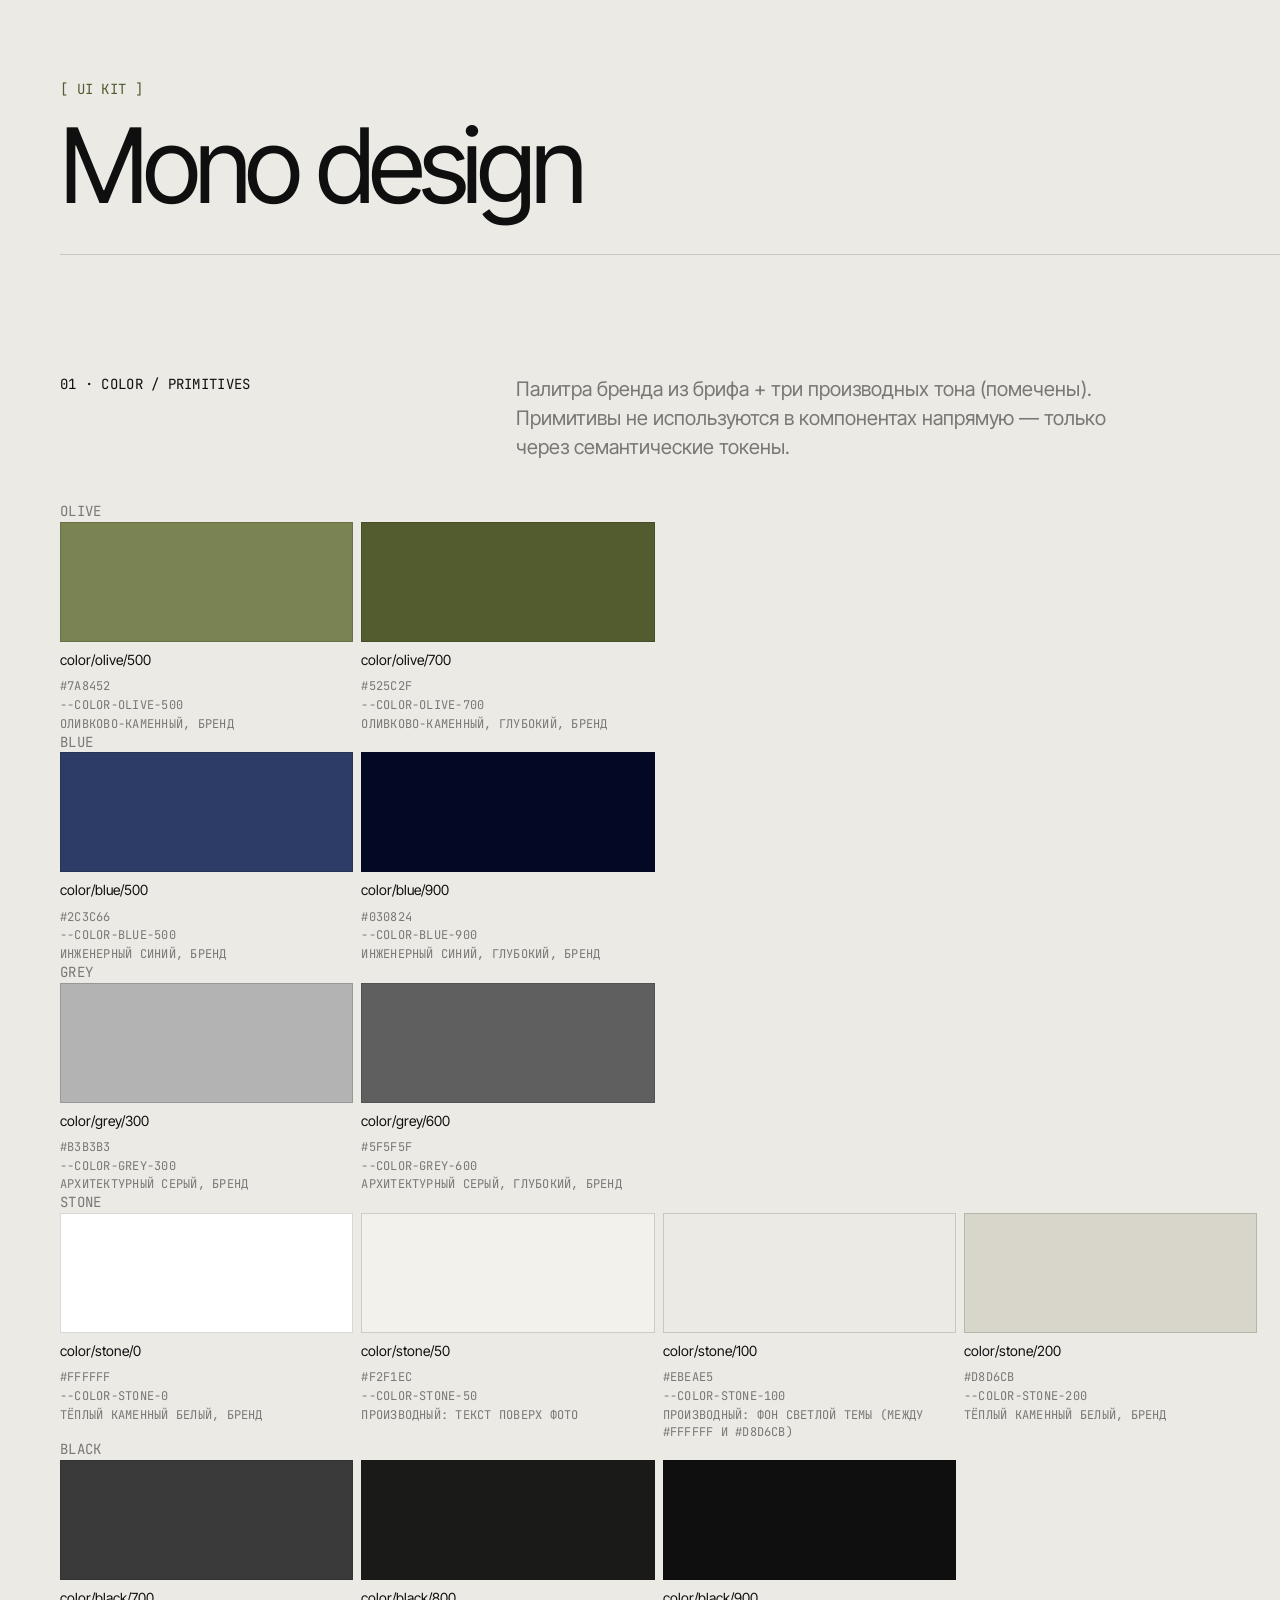
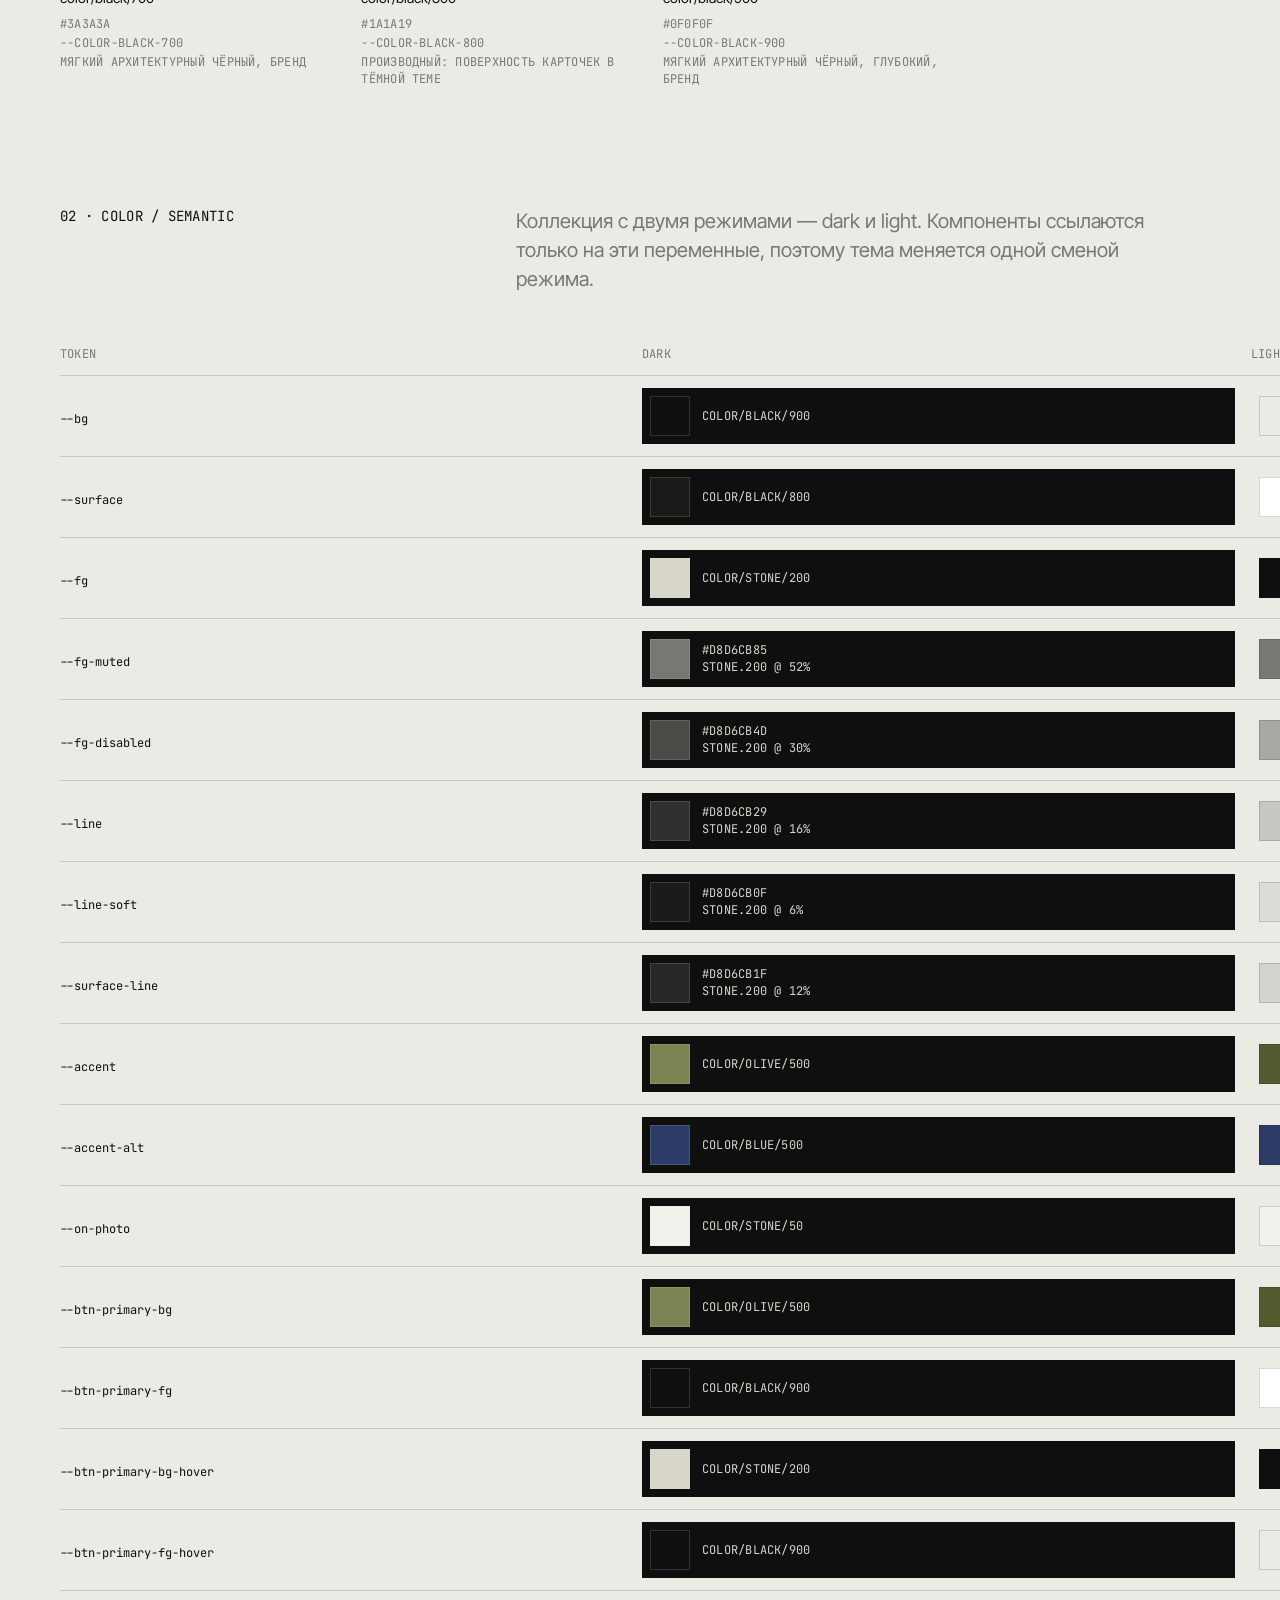
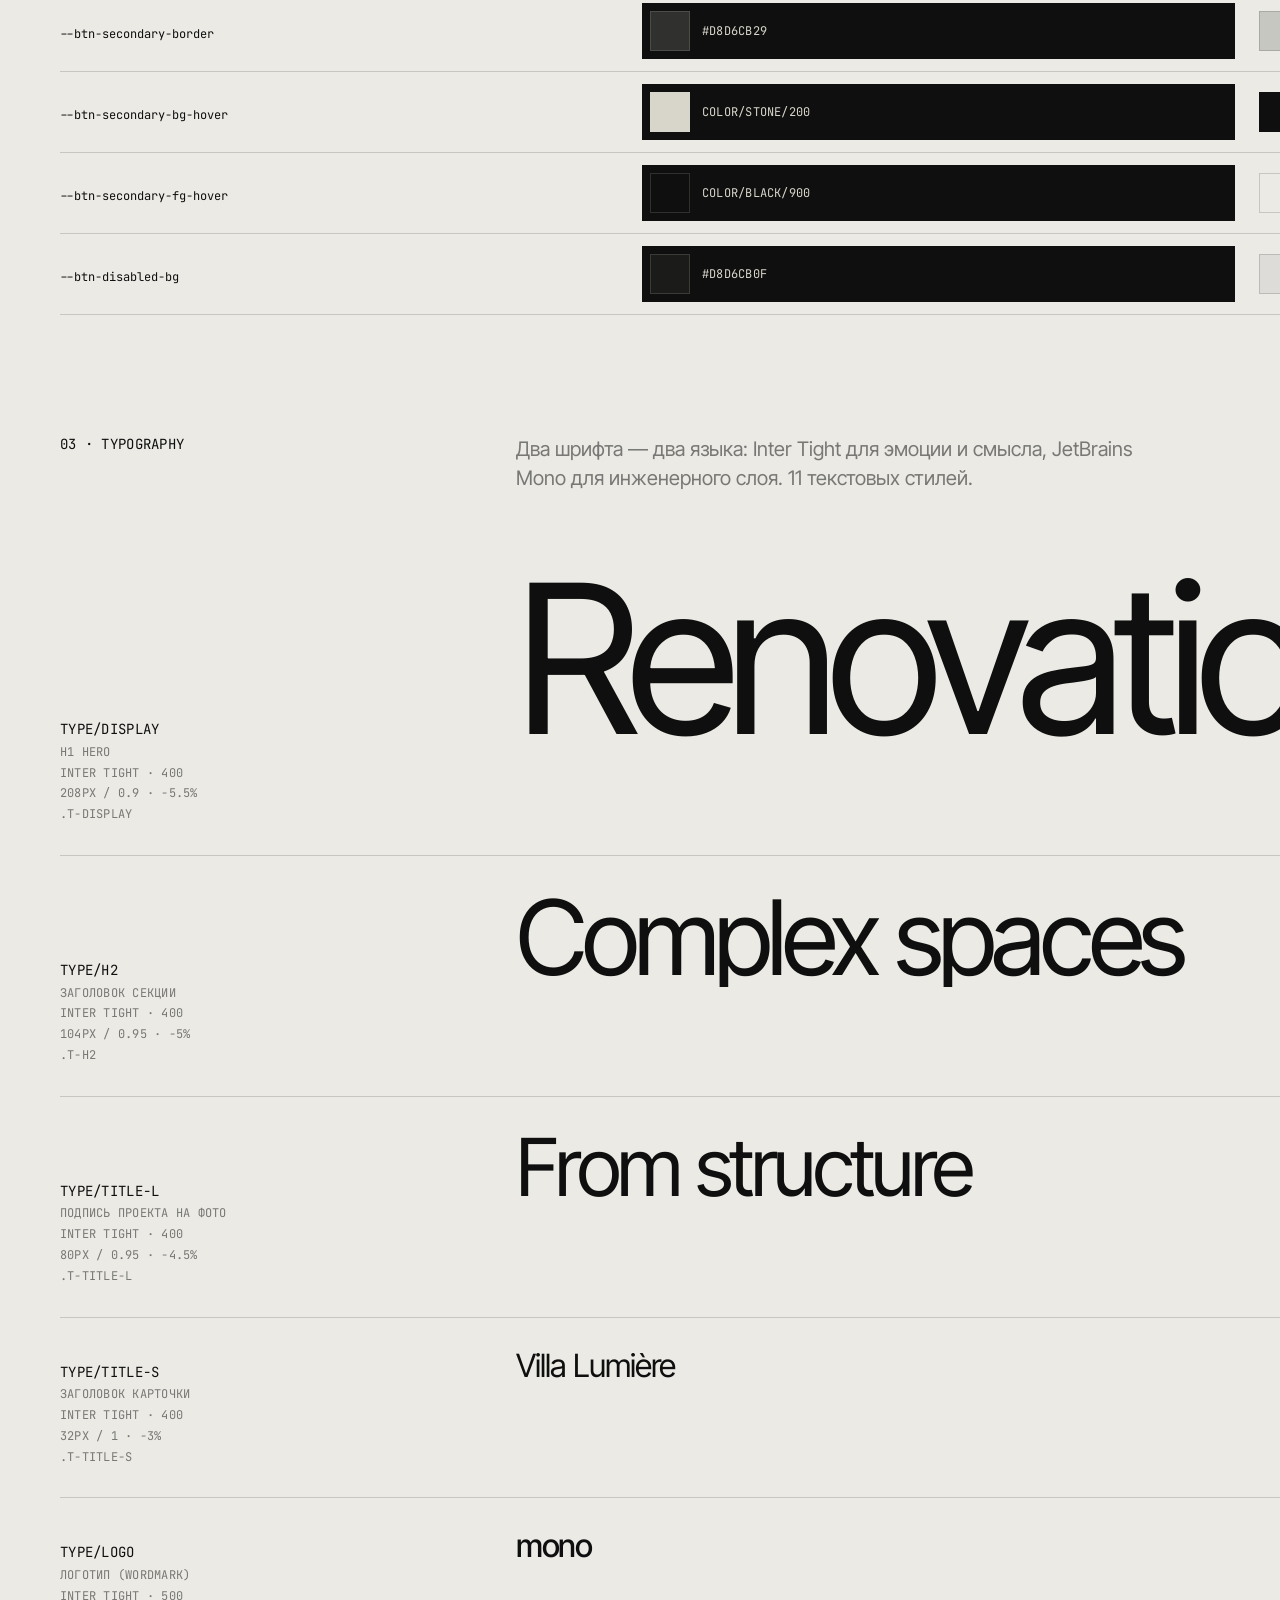
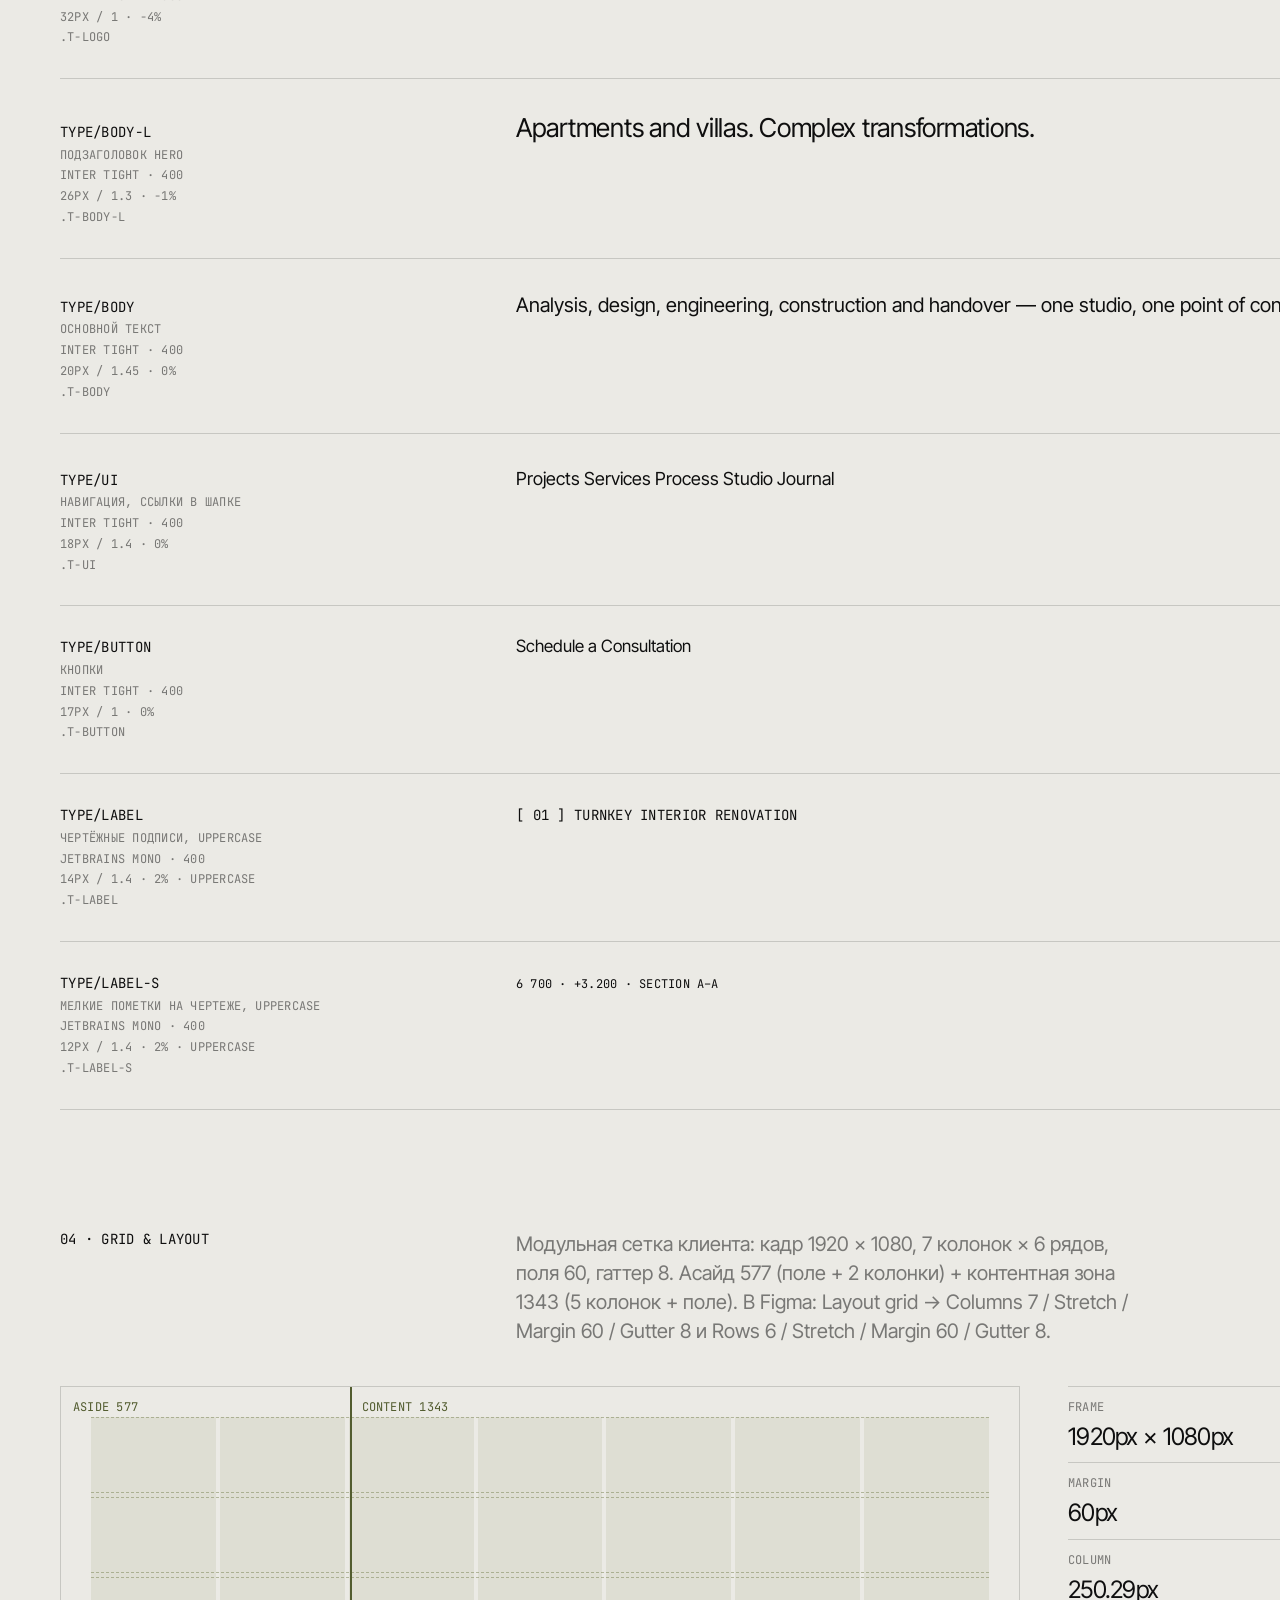
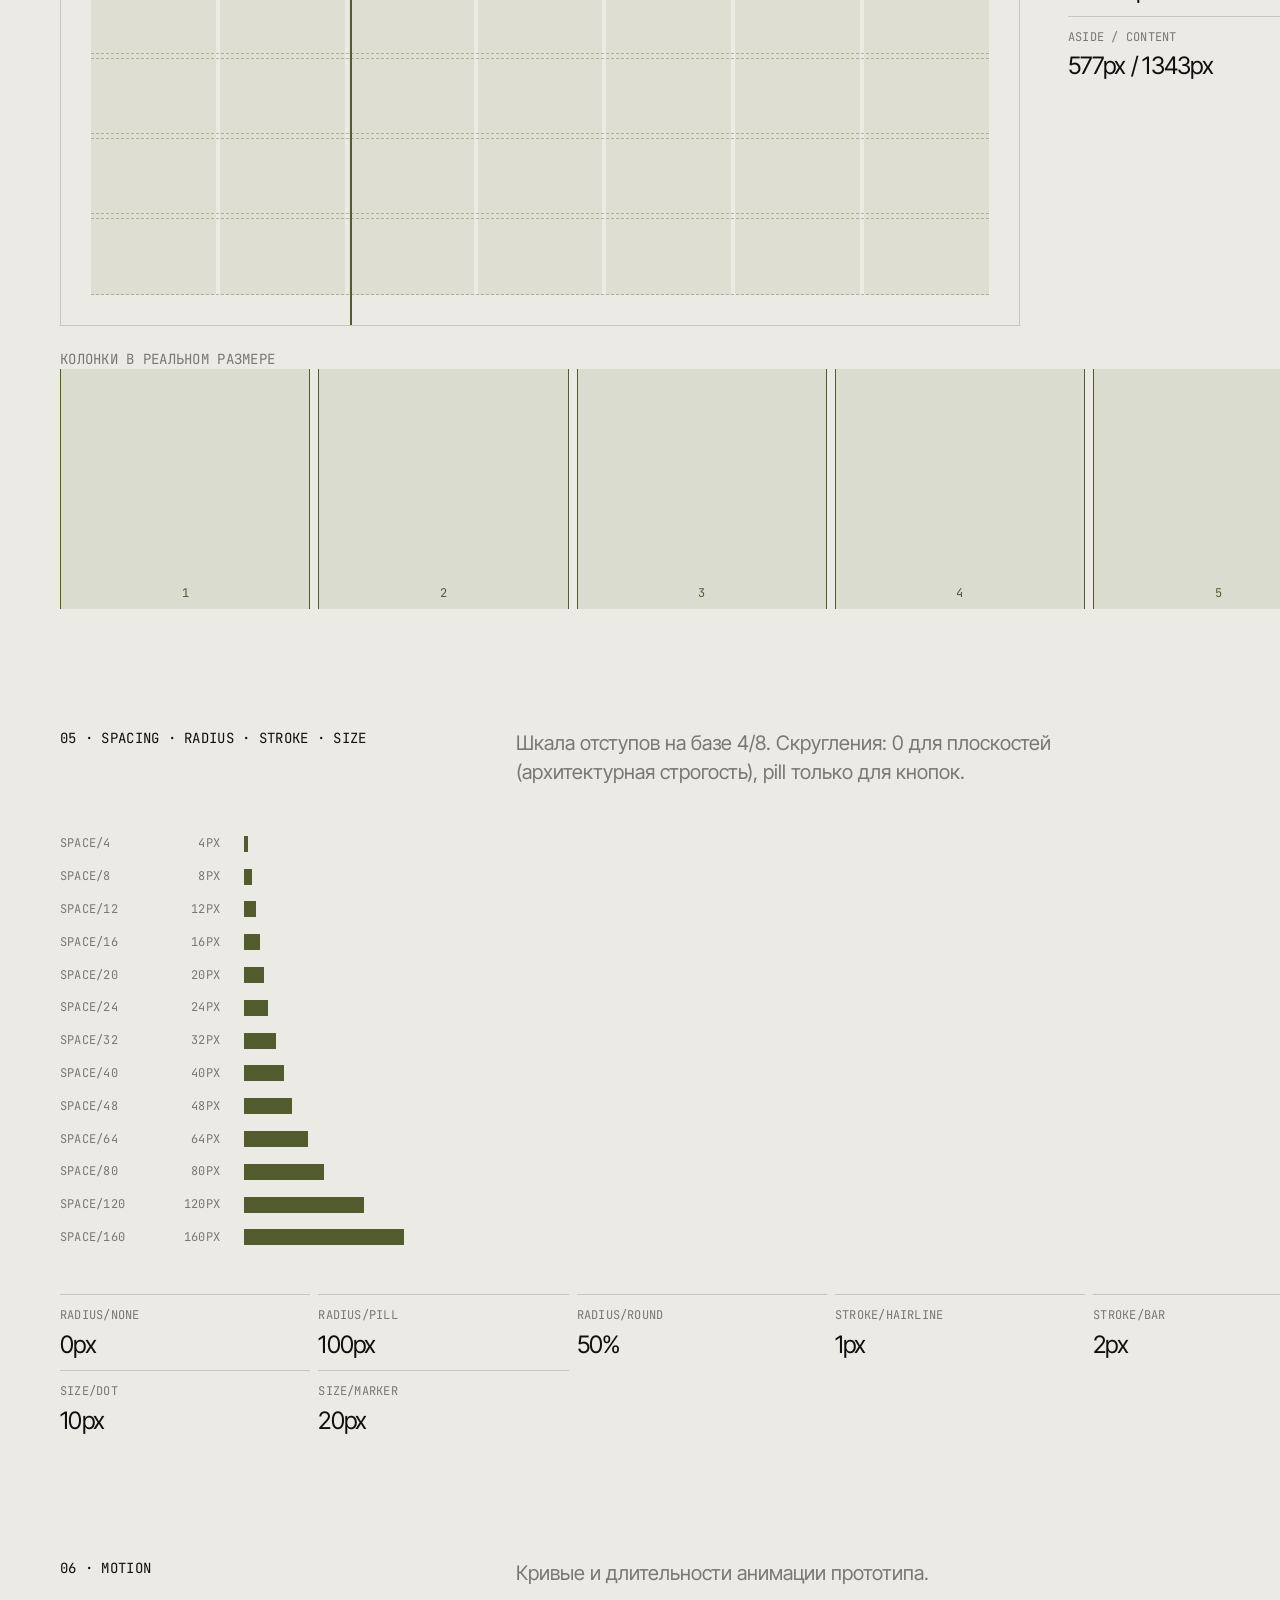
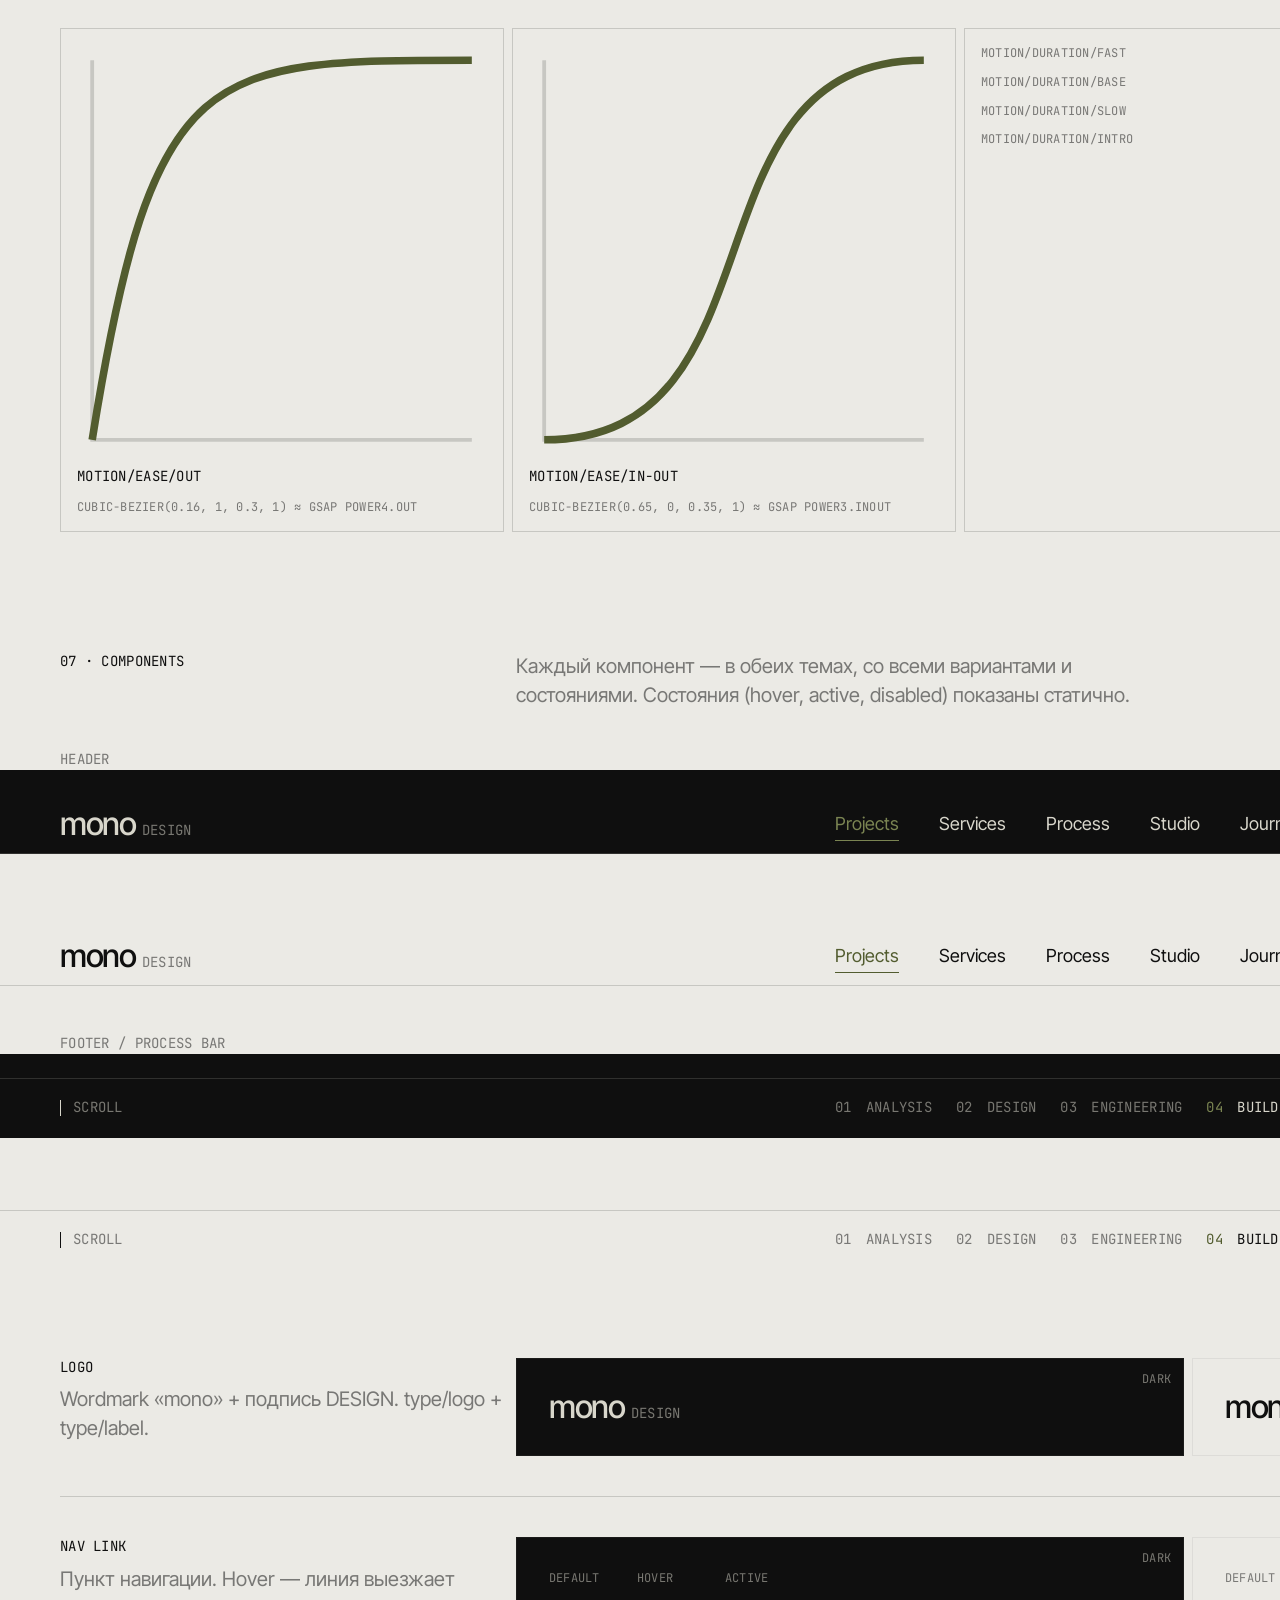
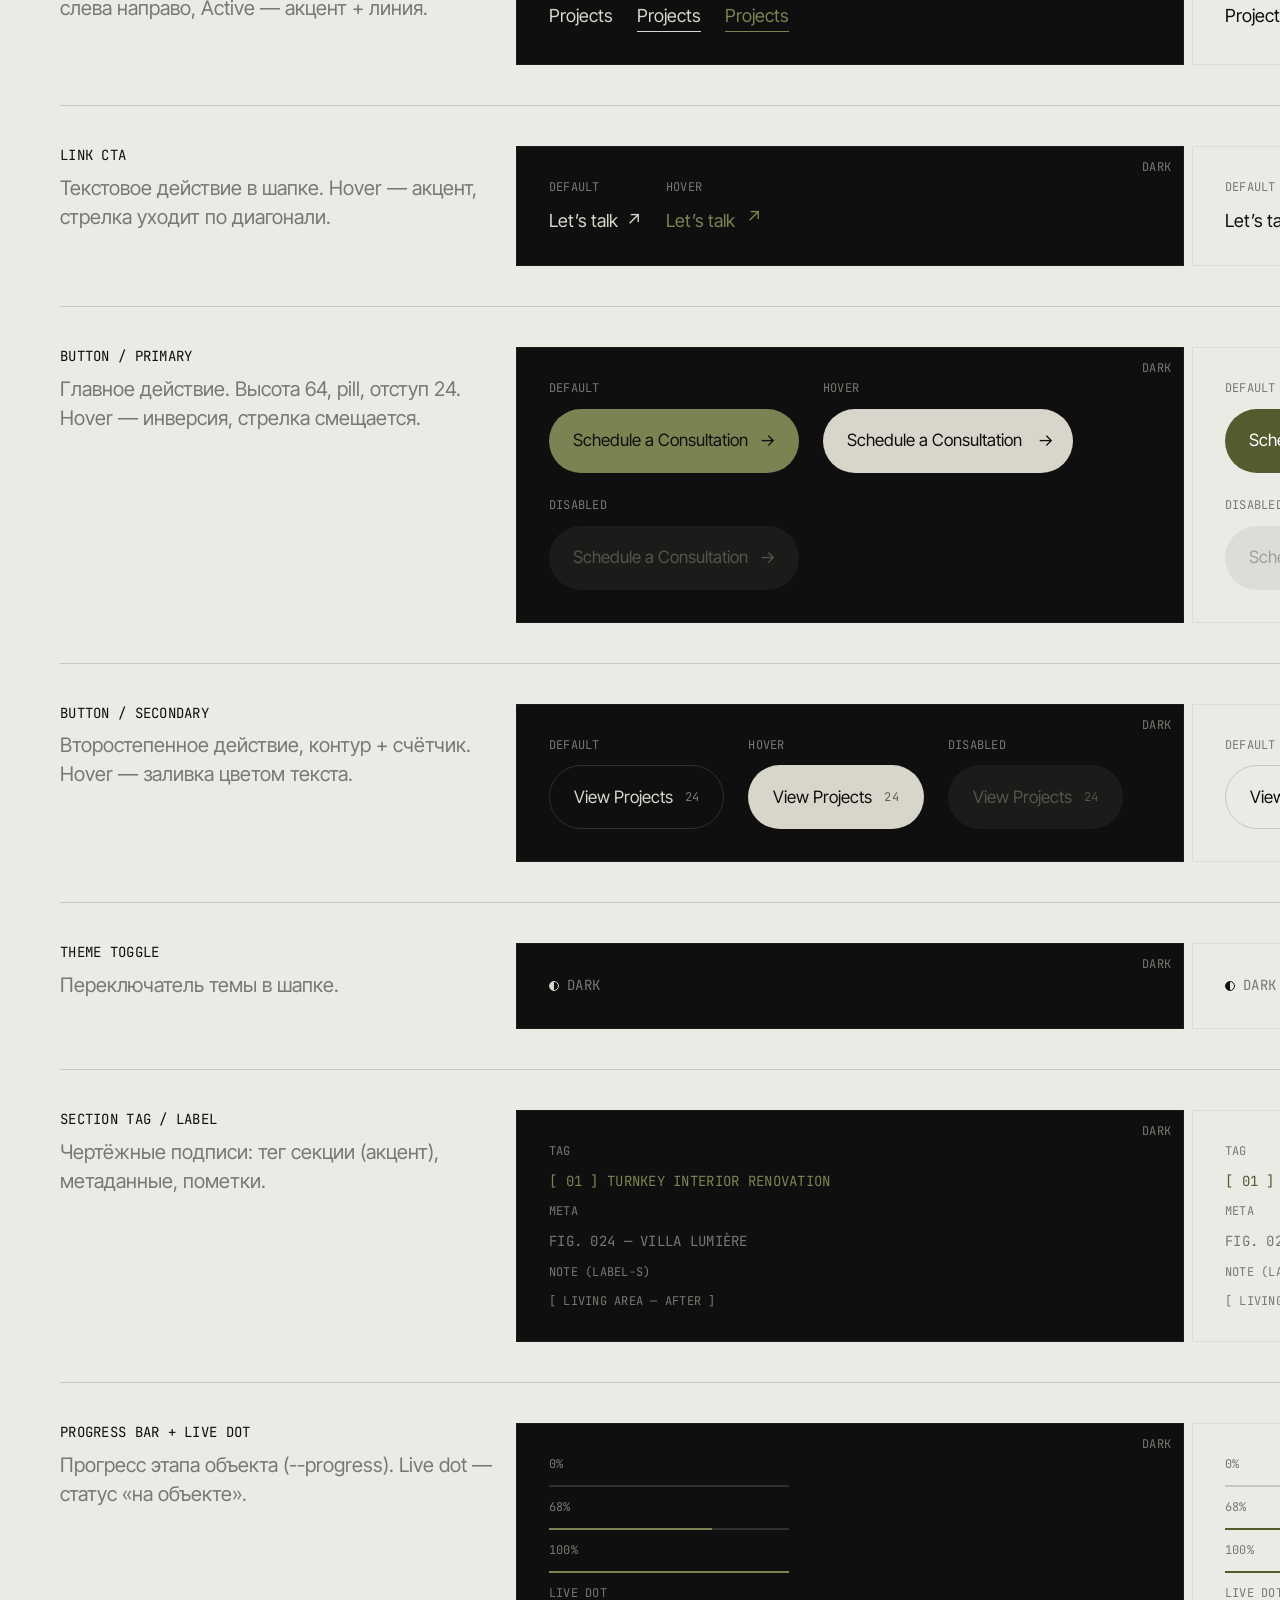
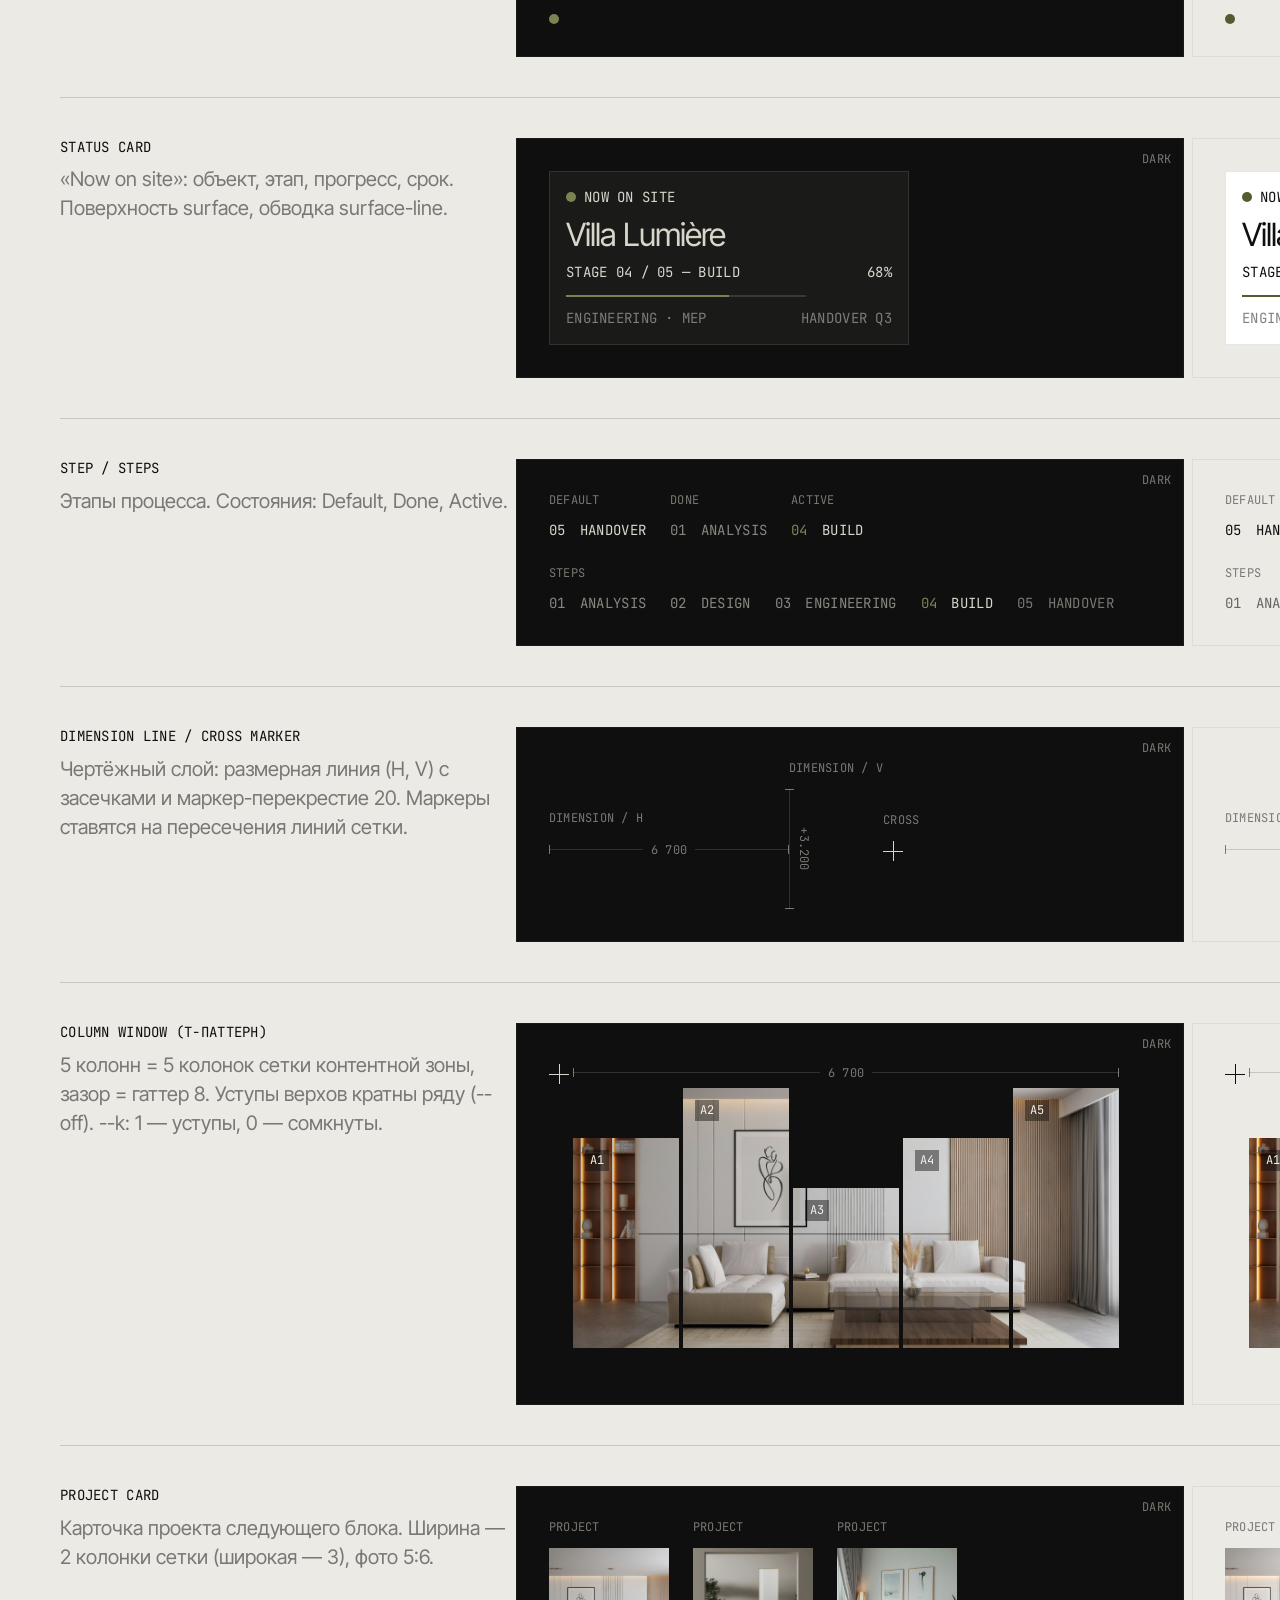
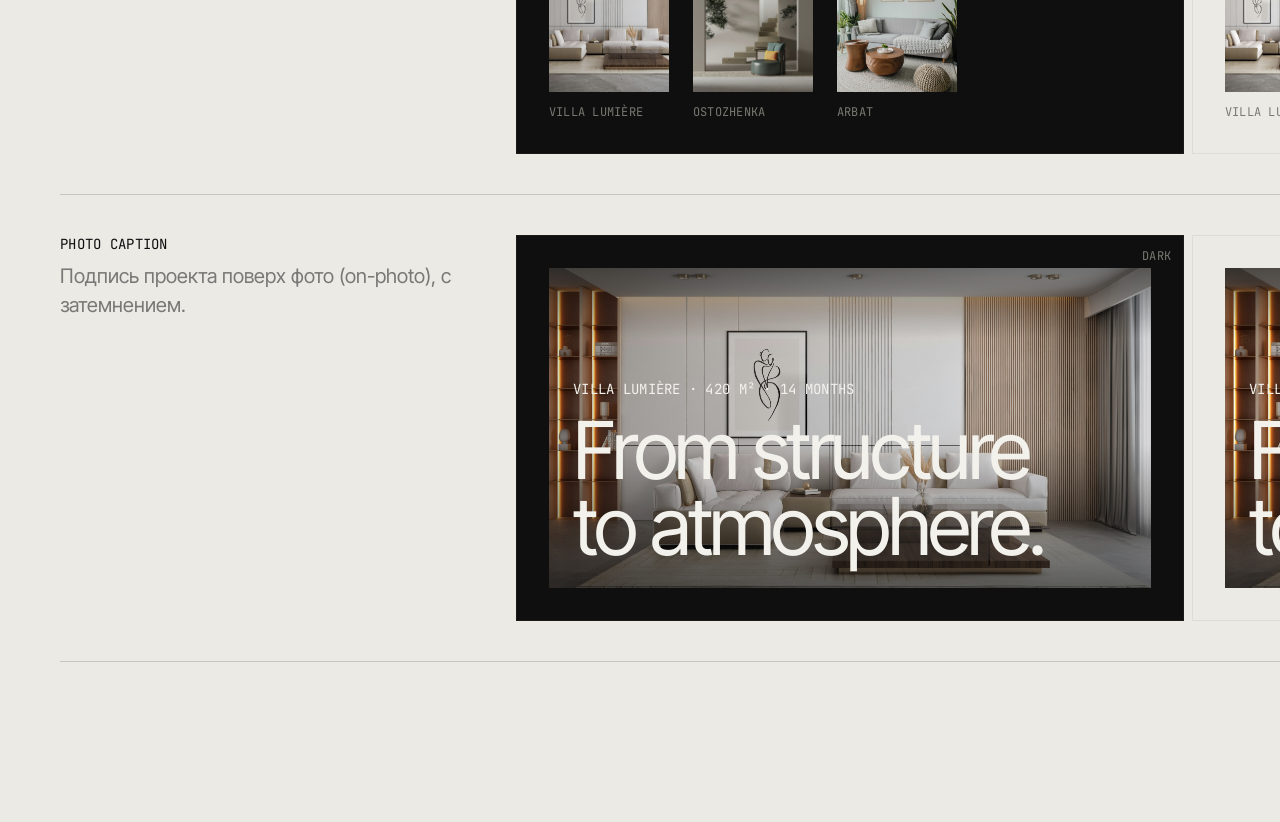
<file: ui-kit.html>
<!doctype html>
<html lang="ru" data-theme="light" data-page="kit">
<head>
  <meta charset="utf-8">
  <meta name="viewport" content="width=1920">
  <title>Mono design — UI Kit</title>
  <link rel="preconnect" href="https://fonts.googleapis.com">
  <link rel="preconnect" href="https://fonts.gstatic.com" crossorigin>
  <link href="https://fonts.googleapis.com/css2?family=Inter+Tight:wght@300;400;500&family=JetBrains+Mono:wght@400&display=swap" rel="stylesheet">
  <link rel="stylesheet" href="css/tokens.css">
  <link rel="stylesheet" href="css/style.css">
  <link rel="stylesheet" href="css/ui-kit.css">
</head>
<body>
<!-- СГЕНЕРИРОВАНО: node tools/build-kit.mjs (источник — tokens/tokens.json) -->
<main class="kit">
  <section class="kit-cover">
    <div><p class="tag t-label">[ UI kit ]</p><h1 class="t-h2" style="margin-top:var(--space-16)">Mono design</h1></div>
    <div class="kit-cover__meta t-label"><span>Hero Section · v1.0</span><span>Tokens: primitives → semantic (dark / light) → components</span><span>Frame 1920 × 1080 · grid 7 × 6 · 1rem = 10px</span></div>
  </section>

  <section class="kit-sec">
    <div class="kit-sec__head"><p class="t-label">01 · Color / Primitives</p><p class="t-body">Палитра бренда из брифа + три производных тона (помечены). Примитивы не используются в компонентах напрямую — только через семантические токены.</p></div>
    
  <p class="kit-sub t-label">olive</p>
  <div class="sw-group">
    <div class="sw">
      <div class="sw__chip" style="background:#7A8452"></div>
      <p class="sw__name">color/olive/500</p>
      <div class="sw__meta t-label-s"><span>#7A8452</span><span>--color-olive-500</span><span>Оливково-каменный, бренд</span></div>
    </div>
    <div class="sw">
      <div class="sw__chip" style="background:#525C2F"></div>
      <p class="sw__name">color/olive/700</p>
      <div class="sw__meta t-label-s"><span>#525C2F</span><span>--color-olive-700</span><span>Оливково-каменный, глубокий, бренд</span></div>
    </div>
  </div>
  <p class="kit-sub t-label">blue</p>
  <div class="sw-group">
    <div class="sw">
      <div class="sw__chip" style="background:#2C3C66"></div>
      <p class="sw__name">color/blue/500</p>
      <div class="sw__meta t-label-s"><span>#2C3C66</span><span>--color-blue-500</span><span>Инженерный синий, бренд</span></div>
    </div>
    <div class="sw">
      <div class="sw__chip" style="background:#030824"></div>
      <p class="sw__name">color/blue/900</p>
      <div class="sw__meta t-label-s"><span>#030824</span><span>--color-blue-900</span><span>Инженерный синий, глубокий, бренд</span></div>
    </div>
  </div>
  <p class="kit-sub t-label">grey</p>
  <div class="sw-group">
    <div class="sw">
      <div class="sw__chip" style="background:#B3B3B3"></div>
      <p class="sw__name">color/grey/300</p>
      <div class="sw__meta t-label-s"><span>#B3B3B3</span><span>--color-grey-300</span><span>Архитектурный серый, бренд</span></div>
    </div>
    <div class="sw">
      <div class="sw__chip" style="background:#5F5F5F"></div>
      <p class="sw__name">color/grey/600</p>
      <div class="sw__meta t-label-s"><span>#5F5F5F</span><span>--color-grey-600</span><span>Архитектурный серый, глубокий, бренд</span></div>
    </div>
  </div>
  <p class="kit-sub t-label">stone</p>
  <div class="sw-group">
    <div class="sw">
      <div class="sw__chip" style="background:#FFFFFF"></div>
      <p class="sw__name">color/stone/0</p>
      <div class="sw__meta t-label-s"><span>#FFFFFF</span><span>--color-stone-0</span><span>Тёплый каменный белый, бренд</span></div>
    </div>
    <div class="sw">
      <div class="sw__chip" style="background:#F2F1EC"></div>
      <p class="sw__name">color/stone/50</p>
      <div class="sw__meta t-label-s"><span>#F2F1EC</span><span>--color-stone-50</span><span>Производный: текст поверх фото</span></div>
    </div>
    <div class="sw">
      <div class="sw__chip" style="background:#EBEAE5"></div>
      <p class="sw__name">color/stone/100</p>
      <div class="sw__meta t-label-s"><span>#EBEAE5</span><span>--color-stone-100</span><span>Производный: фон светлой темы (между #FFFFFF и #D8D6CB)</span></div>
    </div>
    <div class="sw">
      <div class="sw__chip" style="background:#D8D6CB"></div>
      <p class="sw__name">color/stone/200</p>
      <div class="sw__meta t-label-s"><span>#D8D6CB</span><span>--color-stone-200</span><span>Тёплый каменный белый, бренд</span></div>
    </div>
  </div>
  <p class="kit-sub t-label">black</p>
  <div class="sw-group">
    <div class="sw">
      <div class="sw__chip" style="background:#3A3A3A"></div>
      <p class="sw__name">color/black/700</p>
      <div class="sw__meta t-label-s"><span>#3A3A3A</span><span>--color-black-700</span><span>Мягкий архитектурный чёрный, бренд</span></div>
    </div>
    <div class="sw">
      <div class="sw__chip" style="background:#1A1A19"></div>
      <p class="sw__name">color/black/800</p>
      <div class="sw__meta t-label-s"><span>#1A1A19</span><span>--color-black-800</span><span>Производный: поверхность карточек в тёмной теме</span></div>
    </div>
    <div class="sw">
      <div class="sw__chip" style="background:#0F0F0F"></div>
      <p class="sw__name">color/black/900</p>
      <div class="sw__meta t-label-s"><span>#0F0F0F</span><span>--color-black-900</span><span>Мягкий архитектурный чёрный, глубокий, бренд</span></div>
    </div>
  </div>
  </section>

  <section class="kit-sec">
    <div class="kit-sec__head"><p class="t-label">02 · Color / Semantic</p><p class="t-body">Коллекция с двумя режимами — dark и light. Компоненты ссылаются только на эти переменные, поэтому тема меняется одной сменой режима.</p></div>
    <table class="sem"><thead><tr><th class="t-label-s">Token</th><th class="t-label-s">Dark</th><th class="t-label-s">Light</th></tr></thead><tbody><tr><td><span class="sem__name">--bg</span></td><td><div class="sem__cell" data-theme="dark"><span class="sem__chip" style="background:var(--bg)"></span>
      <span class="t-label-s">color/black/900</span></div></td><td><div class="sem__cell" data-theme="light"><span class="sem__chip" style="background:var(--bg)"></span>
      <span class="t-label-s">color/stone/100</span></div></td></tr><tr><td><span class="sem__name">--surface</span></td><td><div class="sem__cell" data-theme="dark"><span class="sem__chip" style="background:var(--surface)"></span>
      <span class="t-label-s">color/black/800</span></div></td><td><div class="sem__cell" data-theme="light"><span class="sem__chip" style="background:var(--surface)"></span>
      <span class="t-label-s">color/stone/0</span></div></td></tr><tr><td><span class="sem__name">--fg</span></td><td><div class="sem__cell" data-theme="dark"><span class="sem__chip" style="background:var(--fg)"></span>
      <span class="t-label-s">color/stone/200</span></div></td><td><div class="sem__cell" data-theme="light"><span class="sem__chip" style="background:var(--fg)"></span>
      <span class="t-label-s">color/black/900</span></div></td></tr><tr><td><span class="sem__name">--fg-muted</span></td><td><div class="sem__cell" data-theme="dark"><span class="sem__chip" style="background:var(--fg-muted)"></span>
      <span class="t-label-s">#D8D6CB85<br>stone.200 @ 52%</span></div></td><td><div class="sem__cell" data-theme="light"><span class="sem__chip" style="background:var(--fg-muted)"></span>
      <span class="t-label-s">#0F0F0F85<br>black.900 @ 52%</span></div></td></tr><tr><td><span class="sem__name">--fg-disabled</span></td><td><div class="sem__cell" data-theme="dark"><span class="sem__chip" style="background:var(--fg-disabled)"></span>
      <span class="t-label-s">#D8D6CB4D<br>stone.200 @ 30%</span></div></td><td><div class="sem__cell" data-theme="light"><span class="sem__chip" style="background:var(--fg-disabled)"></span>
      <span class="t-label-s">#0F0F0F4D<br>black.900 @ 30%</span></div></td></tr><tr><td><span class="sem__name">--line</span></td><td><div class="sem__cell" data-theme="dark"><span class="sem__chip" style="background:var(--line)"></span>
      <span class="t-label-s">#D8D6CB29<br>stone.200 @ 16%</span></div></td><td><div class="sem__cell" data-theme="light"><span class="sem__chip" style="background:var(--line)"></span>
      <span class="t-label-s">#0F0F0F29<br>black.900 @ 16%</span></div></td></tr><tr><td><span class="sem__name">--line-soft</span></td><td><div class="sem__cell" data-theme="dark"><span class="sem__chip" style="background:var(--line-soft)"></span>
      <span class="t-label-s">#D8D6CB0F<br>stone.200 @ 6%</span></div></td><td><div class="sem__cell" data-theme="light"><span class="sem__chip" style="background:var(--line-soft)"></span>
      <span class="t-label-s">#0F0F0F0F<br>black.900 @ 6%</span></div></td></tr><tr><td><span class="sem__name">--surface-line</span></td><td><div class="sem__cell" data-theme="dark"><span class="sem__chip" style="background:var(--surface-line)"></span>
      <span class="t-label-s">#D8D6CB1F<br>stone.200 @ 12%</span></div></td><td><div class="sem__cell" data-theme="light"><span class="sem__chip" style="background:var(--surface-line)"></span>
      <span class="t-label-s">#0F0F0F1A<br>black.900 @ 10%</span></div></td></tr><tr><td><span class="sem__name">--accent</span></td><td><div class="sem__cell" data-theme="dark"><span class="sem__chip" style="background:var(--accent)"></span>
      <span class="t-label-s">color/olive/500</span></div></td><td><div class="sem__cell" data-theme="light"><span class="sem__chip" style="background:var(--accent)"></span>
      <span class="t-label-s">color/olive/700</span></div></td></tr><tr><td><span class="sem__name">--accent-alt</span></td><td><div class="sem__cell" data-theme="dark"><span class="sem__chip" style="background:var(--accent-alt)"></span>
      <span class="t-label-s">color/blue/500</span></div></td><td><div class="sem__cell" data-theme="light"><span class="sem__chip" style="background:var(--accent-alt)"></span>
      <span class="t-label-s">color/blue/500</span></div></td></tr><tr><td><span class="sem__name">--on-photo</span></td><td><div class="sem__cell" data-theme="dark"><span class="sem__chip" style="background:var(--on-photo)"></span>
      <span class="t-label-s">color/stone/50</span></div></td><td><div class="sem__cell" data-theme="light"><span class="sem__chip" style="background:var(--on-photo)"></span>
      <span class="t-label-s">color/stone/50</span></div></td></tr><tr><td><span class="sem__name">--btn-primary-bg</span></td><td><div class="sem__cell" data-theme="dark"><span class="sem__chip" style="background:var(--btn-primary-bg)"></span>
      <span class="t-label-s">color/olive/500</span></div></td><td><div class="sem__cell" data-theme="light"><span class="sem__chip" style="background:var(--btn-primary-bg)"></span>
      <span class="t-label-s">color/olive/700</span></div></td></tr><tr><td><span class="sem__name">--btn-primary-fg</span></td><td><div class="sem__cell" data-theme="dark"><span class="sem__chip" style="background:var(--btn-primary-fg)"></span>
      <span class="t-label-s">color/black/900</span></div></td><td><div class="sem__cell" data-theme="light"><span class="sem__chip" style="background:var(--btn-primary-fg)"></span>
      <span class="t-label-s">color/stone/0</span></div></td></tr><tr><td><span class="sem__name">--btn-primary-bg-hover</span></td><td><div class="sem__cell" data-theme="dark"><span class="sem__chip" style="background:var(--btn-primary-bg-hover)"></span>
      <span class="t-label-s">color/stone/200</span></div></td><td><div class="sem__cell" data-theme="light"><span class="sem__chip" style="background:var(--btn-primary-bg-hover)"></span>
      <span class="t-label-s">color/black/900</span></div></td></tr><tr><td><span class="sem__name">--btn-primary-fg-hover</span></td><td><div class="sem__cell" data-theme="dark"><span class="sem__chip" style="background:var(--btn-primary-fg-hover)"></span>
      <span class="t-label-s">color/black/900</span></div></td><td><div class="sem__cell" data-theme="light"><span class="sem__chip" style="background:var(--btn-primary-fg-hover)"></span>
      <span class="t-label-s">color/stone/100</span></div></td></tr><tr><td><span class="sem__name">--btn-secondary-border</span></td><td><div class="sem__cell" data-theme="dark"><span class="sem__chip" style="background:var(--btn-secondary-border)"></span>
      <span class="t-label-s">#D8D6CB29</span></div></td><td><div class="sem__cell" data-theme="light"><span class="sem__chip" style="background:var(--btn-secondary-border)"></span>
      <span class="t-label-s">#0F0F0F29</span></div></td></tr><tr><td><span class="sem__name">--btn-secondary-bg-hover</span></td><td><div class="sem__cell" data-theme="dark"><span class="sem__chip" style="background:var(--btn-secondary-bg-hover)"></span>
      <span class="t-label-s">color/stone/200</span></div></td><td><div class="sem__cell" data-theme="light"><span class="sem__chip" style="background:var(--btn-secondary-bg-hover)"></span>
      <span class="t-label-s">color/black/900</span></div></td></tr><tr><td><span class="sem__name">--btn-secondary-fg-hover</span></td><td><div class="sem__cell" data-theme="dark"><span class="sem__chip" style="background:var(--btn-secondary-fg-hover)"></span>
      <span class="t-label-s">color/black/900</span></div></td><td><div class="sem__cell" data-theme="light"><span class="sem__chip" style="background:var(--btn-secondary-fg-hover)"></span>
      <span class="t-label-s">color/stone/100</span></div></td></tr><tr><td><span class="sem__name">--btn-disabled-bg</span></td><td><div class="sem__cell" data-theme="dark"><span class="sem__chip" style="background:var(--btn-disabled-bg)"></span>
      <span class="t-label-s">#D8D6CB0F</span></div></td><td><div class="sem__cell" data-theme="light"><span class="sem__chip" style="background:var(--btn-disabled-bg)"></span>
      <span class="t-label-s">#0F0F0F0F</span></div></td></tr></tbody></table>
  </section>

  <section class="kit-sec">
    <div class="kit-sec__head"><p class="t-label">03 · Typography</p><p class="t-body">Два шрифта — два языка: Inter Tight для эмоции и смысла, JetBrains Mono для инженерного слоя. 11 текстовых стилей.</p></div>
    <div class="ty">
    <div class="ty__meta t-label-s">
      <b class="t-label">type/display</b><span>H1 hero</span>
      <span>Inter Tight · 400</span>
      <span>208px / 0.9 · -5.5%</span>
      <span>.t-display</span>
    </div>
    <div class="ty__sample t-display">Renovation.</div>
  </div><div class="ty">
    <div class="ty__meta t-label-s">
      <b class="t-label">type/h2</b><span>Заголовок секции</span>
      <span>Inter Tight · 400</span>
      <span>104px / 0.95 · -5%</span>
      <span>.t-h2</span>
    </div>
    <div class="ty__sample t-h2">Complex spaces</div>
  </div><div class="ty">
    <div class="ty__meta t-label-s">
      <b class="t-label">type/title-l</b><span>Подпись проекта на фото</span>
      <span>Inter Tight · 400</span>
      <span>80px / 0.95 · -4.5%</span>
      <span>.t-title-l</span>
    </div>
    <div class="ty__sample t-title-l">From structure</div>
  </div><div class="ty">
    <div class="ty__meta t-label-s">
      <b class="t-label">type/title-s</b><span>Заголовок карточки</span>
      <span>Inter Tight · 400</span>
      <span>32px / 1 · -3%</span>
      <span>.t-title-s</span>
    </div>
    <div class="ty__sample t-title-s">Villa Lumière</div>
  </div><div class="ty">
    <div class="ty__meta t-label-s">
      <b class="t-label">type/logo</b><span>Логотип (wordmark)</span>
      <span>Inter Tight · 500</span>
      <span>32px / 1 · -4%</span>
      <span>.t-logo</span>
    </div>
    <div class="ty__sample t-logo">mono</div>
  </div><div class="ty">
    <div class="ty__meta t-label-s">
      <b class="t-label">type/body-l</b><span>Подзаголовок hero</span>
      <span>Inter Tight · 400</span>
      <span>26px / 1.3 · -1%</span>
      <span>.t-body-l</span>
    </div>
    <div class="ty__sample t-body-l">Apartments and villas. Complex transformations.</div>
  </div><div class="ty">
    <div class="ty__meta t-label-s">
      <b class="t-label">type/body</b><span>Основной текст</span>
      <span>Inter Tight · 400</span>
      <span>20px / 1.45 · 0%</span>
      <span>.t-body</span>
    </div>
    <div class="ty__sample t-body">Analysis, design, engineering, construction and handover — one studio, one point of contact.</div>
  </div><div class="ty">
    <div class="ty__meta t-label-s">
      <b class="t-label">type/ui</b><span>Навигация, ссылки в шапке</span>
      <span>Inter Tight · 400</span>
      <span>18px / 1.4 · 0%</span>
      <span>.t-ui</span>
    </div>
    <div class="ty__sample t-ui">Projects  Services  Process  Studio  Journal</div>
  </div><div class="ty">
    <div class="ty__meta t-label-s">
      <b class="t-label">type/button</b><span>Кнопки</span>
      <span>Inter Tight · 400</span>
      <span>17px / 1 · 0%</span>
      <span>.t-button</span>
    </div>
    <div class="ty__sample t-button">Schedule a Consultation</div>
  </div><div class="ty">
    <div class="ty__meta t-label-s">
      <b class="t-label">type/label</b><span>Чертёжные подписи, UPPERCASE</span>
      <span>JetBrains Mono · 400</span>
      <span>14px / 1.4 · 2% · UPPERCASE</span>
      <span>.t-label</span>
    </div>
    <div class="ty__sample t-label">[ 01 ] Turnkey interior renovation</div>
  </div><div class="ty">
    <div class="ty__meta t-label-s">
      <b class="t-label">type/label-s</b><span>Мелкие пометки на чертеже, UPPERCASE</span>
      <span>JetBrains Mono · 400</span>
      <span>12px / 1.4 · 2% · UPPERCASE</span>
      <span>.t-label-s</span>
    </div>
    <div class="ty__sample t-label-s">6 700 · +3.200 · Section A–A</div>
  </div>
  </section>

  <section class="kit-sec">
    <div class="kit-sec__head"><p class="t-label">04 · Grid &amp; Layout</p><p class="t-body">Модульная сетка клиента: кадр 1920 × 1080, 7 колонок × 6 рядов, поля 60, гаттер 8. Асайд 577 (поле + 2 колонки) + контентная зона 1343 (5 колонок + поле). В Figma: Layout grid → Columns 7 / Stretch / Margin 60 / Gutter 8 и Rows 6 / Stretch / Margin 60 / Gutter 8.</p></div>
    <div class="kit-frame-wrap">
      <div class="kit-frame">
        <div class="kit-frame__cols"><i></i><i></i><i></i><i></i><i></i><i></i><i></i></div>
        <div class="kit-frame__rows"><i></i><i></i><i></i><i></i><i></i><i></i></div>
        <span class="kit-frame__aside"></span>
        <span class="kit-frame__tag kit-frame__tag--a t-label-s">Aside 577</span>
        <span class="kit-frame__tag kit-frame__tag--c t-label-s">Content 1343</span>
      </div>
      <div class="kit-specs"><div class="kit-spec"><span class="t-label-s">Frame</span><b>1920px × 1080px</b></div><div class="kit-spec"><span class="t-label-s">Columns × Rows</span><b>7 × 6</b></div><div class="kit-spec"><span class="t-label-s">Margin</span><b>60px</b></div><div class="kit-spec"><span class="t-label-s">Gutter</span><b>8px</b></div><div class="kit-spec"><span class="t-label-s">Column</span><b>250.29px</b></div><div class="kit-spec"><span class="t-label-s">Row</span><b>153.33px</b></div><div class="kit-spec"><span class="t-label-s">Aside / Content</span><b>577px / 1343px</b></div><div class="kit-spec"><span class="t-label-s">Header / Footer</span><b>60px / 60px</b></div></div>
    </div>
    <p class="kit-sub t-label">Колонки в реальном размере</p>
    <div class="kit-grid"><span class="t-label-s">1</span><span class="t-label-s">2</span><span class="t-label-s">3</span><span class="t-label-s">4</span><span class="t-label-s">5</span><span class="t-label-s">6</span><span class="t-label-s">7</span></div>
  </section>

  <section class="kit-sec">
    <div class="kit-sec__head"><p class="t-label">05 · Spacing · Radius · Stroke · Size</p><p class="t-body">Шкала отступов на базе 4/8. Скругления: 0 для плоскостей (архитектурная строгость), pill только для кнопок.</p></div>
    <div class="sp"><div class="sp__meta t-label-s"><span>space/4</span><span>4px</span></div><div><div class="sp__bar" style="width:0.4rem"></div></div></div><div class="sp"><div class="sp__meta t-label-s"><span>space/8</span><span>8px</span></div><div><div class="sp__bar" style="width:0.8rem"></div></div></div><div class="sp"><div class="sp__meta t-label-s"><span>space/12</span><span>12px</span></div><div><div class="sp__bar" style="width:1.2rem"></div></div></div><div class="sp"><div class="sp__meta t-label-s"><span>space/16</span><span>16px</span></div><div><div class="sp__bar" style="width:1.6rem"></div></div></div><div class="sp"><div class="sp__meta t-label-s"><span>space/20</span><span>20px</span></div><div><div class="sp__bar" style="width:2rem"></div></div></div><div class="sp"><div class="sp__meta t-label-s"><span>space/24</span><span>24px</span></div><div><div class="sp__bar" style="width:2.4rem"></div></div></div><div class="sp"><div class="sp__meta t-label-s"><span>space/32</span><span>32px</span></div><div><div class="sp__bar" style="width:3.2rem"></div></div></div><div class="sp"><div class="sp__meta t-label-s"><span>space/40</span><span>40px</span></div><div><div class="sp__bar" style="width:4rem"></div></div></div><div class="sp"><div class="sp__meta t-label-s"><span>space/48</span><span>48px</span></div><div><div class="sp__bar" style="width:4.8rem"></div></div></div><div class="sp"><div class="sp__meta t-label-s"><span>space/64</span><span>64px</span></div><div><div class="sp__bar" style="width:6.4rem"></div></div></div><div class="sp"><div class="sp__meta t-label-s"><span>space/80</span><span>80px</span></div><div><div class="sp__bar" style="width:8rem"></div></div></div><div class="sp"><div class="sp__meta t-label-s"><span>space/120</span><span>120px</span></div><div><div class="sp__bar" style="width:12rem"></div></div></div><div class="sp"><div class="sp__meta t-label-s"><span>space/160</span><span>160px</span></div><div><div class="sp__bar" style="width:16rem"></div></div></div>
    <div class="kit-specs" style="margin-top:var(--space-40)"><div class="kit-spec"><span class="t-label-s">radius/none</span><b>0px</b></div><div class="kit-spec"><span class="t-label-s">radius/pill</span><b>100px</b></div><div class="kit-spec"><span class="t-label-s">radius/round</span><b>50%</b></div><div class="kit-spec"><span class="t-label-s">stroke/hairline</span><b>1px</b></div><div class="kit-spec"><span class="t-label-s">stroke/bar</span><b>2px</b></div><div class="kit-spec"><span class="t-label-s">size/button</span><b>64px</b></div><div class="kit-spec"><span class="t-label-s">size/card</span><b>360px</b></div><div class="kit-spec"><span class="t-label-s">size/dot</span><b>10px</b></div><div class="kit-spec"><span class="t-label-s">size/marker</span><b>20px</b></div></div>
  </section>

  <section class="kit-sec">
    <div class="kit-sec__head"><p class="t-label">06 · Motion</p><p class="t-body">Кривые и длительности анимации прототипа.</p></div>
    <div class="mo"><div class="mo__card"><svg viewBox="-4 -4 108 108"><path class="axis" d="M0 0V100H100"/><path class="curve" d="M0 100C16 0 30 0 100 0"/></svg><span class="t-label">motion/ease/out</span><span class="t-label-s muted">cubic-bezier(0.16, 1, 0.3, 1) ≈ GSAP power4.out</span></div><div class="mo__card"><svg viewBox="-4 -4 108 108"><path class="axis" d="M0 0V100H100"/><path class="curve" d="M0 100C65 100 35 0 100 0"/></svg><span class="t-label">motion/ease/in-out</span><span class="t-label-s muted">cubic-bezier(0.65, 0, 0.35, 1) ≈ GSAP power3.inOut</span></div><div class="mo__card"><div class="sp__meta t-label-s"><span>motion/duration/fast</span><span>300ms</span></div><div class="sp__meta t-label-s"><span>motion/duration/base</span><span>800ms</span></div><div class="sp__meta t-label-s"><span>motion/duration/slow</span><span>1200ms</span></div><div class="sp__meta t-label-s"><span>motion/duration/intro</span><span>1400ms</span></div></div></div>
  </section>

  <section class="kit-sec">
    <div class="kit-sec__head"><p class="t-label">07 · Components</p><p class="t-body">Каждый компонент — в обеих темах, со всеми вариантами и состояниями. Состояния (hover, active, disabled) показаны статично.</p></div>
    <p class="kit-sub t-label">Header</p><div class="bleed"><div class="panel" data-theme="dark"><span class="panel__theme t-label-s">dark</span><div class="bleed-stage"><header class="hdr">
  <a class="logo" href="#">mono<span class="logo__sub t-label">design</span></a>
  <nav class="nav t-ui"><a class="nav-link is-active" href="#">Projects</a><a class="nav-link" href="#">Services</a><a class="nav-link" href="#">Process</a><a class="nav-link" href="#">Studio</a><a class="nav-link" href="#">Journal</a></nav>
  <div class="hdr__right t-ui"><span class="theme-btn t-label"><span class="theme-btn__dot"></span>Theme</span><a class="link-cta" href="#">Let’s talk <span class="arr">↗</span></a></div>
  <span class="hline hdr__line"></span></header></div></div></div><div class="bleed"><div class="panel" data-theme="light"><span class="panel__theme t-label-s">light</span><div class="bleed-stage"><header class="hdr">
  <a class="logo" href="#">mono<span class="logo__sub t-label">design</span></a>
  <nav class="nav t-ui"><a class="nav-link is-active" href="#">Projects</a><a class="nav-link" href="#">Services</a><a class="nav-link" href="#">Process</a><a class="nav-link" href="#">Studio</a><a class="nav-link" href="#">Journal</a></nav>
  <div class="hdr__right t-ui"><span class="theme-btn t-label"><span class="theme-btn__dot"></span>Theme</span><a class="link-cta" href="#">Let’s talk <span class="arr">↗</span></a></div>
  <span class="hline hdr__line"></span></header></div></div></div>
    <p class="kit-sub t-label">Footer / Process bar</p><div class="bleed"><div class="panel" data-theme="dark"><span class="panel__theme t-label-s">dark</span><div class="bleed-stage"><footer class="foot">
  <span class="hline foot__line"></span>
  <div class="foot__scroll t-label"><span class="foot__tick"></span>Scroll</div>
  <ol class="steps t-label"><li class="step"><b>01</b> Analysis</li><li class="step"><b>02</b> Design</li><li class="step"><b>03</b> Engineering</li><li class="step is-active"><b>04</b> Build</li><li class="step"><b>05</b> Handover</li></ol>
  <div class="foot__ratio t-label">70 / 30 — aesthetics × function</div></footer></div></div></div><div class="bleed"><div class="panel" data-theme="light"><span class="panel__theme t-label-s">light</span><div class="bleed-stage"><footer class="foot">
  <span class="hline foot__line"></span>
  <div class="foot__scroll t-label"><span class="foot__tick"></span>Scroll</div>
  <ol class="steps t-label"><li class="step"><b>01</b> Analysis</li><li class="step"><b>02</b> Design</li><li class="step"><b>03</b> Engineering</li><li class="step is-active"><b>04</b> Build</li><li class="step"><b>05</b> Handover</li></ol>
  <div class="foot__ratio t-label">70 / 30 — aesthetics × function</div></footer></div></div></div>
    <div class="cmp"><div class="cmp__info"><p class="t-label">Logo</p><p class="t-body">Wordmark «mono» + подпись DESIGN. type/logo + type/label.</p></div><div class="cmp__themes"><div class="panel" data-theme="dark"><span class="panel__theme t-label-s">dark</span><a class="logo" href="#">mono<span class="logo__sub t-label">design</span></a></div><div class="panel" data-theme="light"><span class="panel__theme t-label-s">light</span><a class="logo" href="#">mono<span class="logo__sub t-label">design</span></a></div></div></div><div class="cmp"><div class="cmp__info"><p class="t-label">Nav link</p><p class="t-body">Пункт навигации. Hover — линия выезжает слева направо, Active — акцент + линия.</p></div><div class="cmp__themes"><div class="panel" data-theme="dark"><span class="panel__theme t-label-s">dark</span><div class="row t-ui"><div class="var"><span class="var__label t-label-s">Default</span><a class="nav-link" href="#">Projects</a></div><div class="var"><span class="var__label t-label-s">Hover</span><a class="nav-link is-hover" href="#">Projects</a></div><div class="var"><span class="var__label t-label-s">Active</span><a class="nav-link is-active" href="#">Projects</a></div></div></div><div class="panel" data-theme="light"><span class="panel__theme t-label-s">light</span><div class="row t-ui"><div class="var"><span class="var__label t-label-s">Default</span><a class="nav-link" href="#">Projects</a></div><div class="var"><span class="var__label t-label-s">Hover</span><a class="nav-link is-hover" href="#">Projects</a></div><div class="var"><span class="var__label t-label-s">Active</span><a class="nav-link is-active" href="#">Projects</a></div></div></div></div></div><div class="cmp"><div class="cmp__info"><p class="t-label">Link CTA</p><p class="t-body">Текстовое действие в шапке. Hover — акцент, стрелка уходит по диагонали.</p></div><div class="cmp__themes"><div class="panel" data-theme="dark"><span class="panel__theme t-label-s">dark</span><div class="row t-ui"><div class="var"><span class="var__label t-label-s">Default</span><a class="link-cta" href="#">Let’s talk <span class="arr">↗</span></a></div><div class="var"><span class="var__label t-label-s">Hover</span><a class="link-cta is-hover" href="#">Let’s talk <span class="arr">↗</span></a></div></div></div><div class="panel" data-theme="light"><span class="panel__theme t-label-s">light</span><div class="row t-ui"><div class="var"><span class="var__label t-label-s">Default</span><a class="link-cta" href="#">Let’s talk <span class="arr">↗</span></a></div><div class="var"><span class="var__label t-label-s">Hover</span><a class="link-cta is-hover" href="#">Let’s talk <span class="arr">↗</span></a></div></div></div></div></div><div class="cmp"><div class="cmp__info"><p class="t-label">Button / Primary</p><p class="t-body">Главное действие. Высота 64, pill, отступ 24. Hover — инверсия, стрелка смещается.</p></div><div class="cmp__themes"><div class="panel" data-theme="dark"><span class="panel__theme t-label-s">dark</span><div class="row"><div class="var"><span class="var__label t-label-s">Default</span><a class="btn btn--primary" href="#">Schedule a Consultation <span class="arr">→</span></a></div><div class="var"><span class="var__label t-label-s">Hover</span><a class="btn btn--primary is-hover" href="#">Schedule a Consultation <span class="arr">→</span></a></div><div class="var"><span class="var__label t-label-s">Disabled</span><a class="btn btn--primary is-disabled" href="#">Schedule a Consultation <span class="arr">→</span></a></div></div></div><div class="panel" data-theme="light"><span class="panel__theme t-label-s">light</span><div class="row"><div class="var"><span class="var__label t-label-s">Default</span><a class="btn btn--primary" href="#">Schedule a Consultation <span class="arr">→</span></a></div><div class="var"><span class="var__label t-label-s">Hover</span><a class="btn btn--primary is-hover" href="#">Schedule a Consultation <span class="arr">→</span></a></div><div class="var"><span class="var__label t-label-s">Disabled</span><a class="btn btn--primary is-disabled" href="#">Schedule a Consultation <span class="arr">→</span></a></div></div></div></div></div><div class="cmp"><div class="cmp__info"><p class="t-label">Button / Secondary</p><p class="t-body">Второстепенное действие, контур + счётчик. Hover — заливка цветом текста.</p></div><div class="cmp__themes"><div class="panel" data-theme="dark"><span class="panel__theme t-label-s">dark</span><div class="row"><div class="var"><span class="var__label t-label-s">Default</span><a class="btn btn--secondary" href="#">View Projects <span class="btn__count t-label-s">24</span></a></div><div class="var"><span class="var__label t-label-s">Hover</span><a class="btn btn--secondary is-hover" href="#">View Projects <span class="btn__count t-label-s">24</span></a></div><div class="var"><span class="var__label t-label-s">Disabled</span><a class="btn btn--secondary is-disabled" href="#">View Projects <span class="btn__count t-label-s">24</span></a></div></div></div><div class="panel" data-theme="light"><span class="panel__theme t-label-s">light</span><div class="row"><div class="var"><span class="var__label t-label-s">Default</span><a class="btn btn--secondary" href="#">View Projects <span class="btn__count t-label-s">24</span></a></div><div class="var"><span class="var__label t-label-s">Hover</span><a class="btn btn--secondary is-hover" href="#">View Projects <span class="btn__count t-label-s">24</span></a></div><div class="var"><span class="var__label t-label-s">Disabled</span><a class="btn btn--secondary is-disabled" href="#">View Projects <span class="btn__count t-label-s">24</span></a></div></div></div></div></div><div class="cmp"><div class="cmp__info"><p class="t-label">Theme toggle</p><p class="t-body">Переключатель темы в шапке.</p></div><div class="cmp__themes"><div class="panel" data-theme="dark"><span class="panel__theme t-label-s">dark</span><span class="theme-btn t-label"><span class="theme-btn__dot"></span>Dark</span></div><div class="panel" data-theme="light"><span class="panel__theme t-label-s">light</span><span class="theme-btn t-label"><span class="theme-btn__dot"></span>Dark</span></div></div></div><div class="cmp"><div class="cmp__info"><p class="t-label">Section tag / Label</p><p class="t-body">Чертёжные подписи: тег секции (акцент), метаданные, пометки.</p></div><div class="cmp__themes"><div class="panel" data-theme="dark"><span class="panel__theme t-label-s">dark</span><div class="var"><div class="var"><span class="var__label t-label-s">Tag</span><span class="tag t-label">[ 01 ] Turnkey interior renovation</span></div><div class="var"><span class="var__label t-label-s">Meta</span><span class="t-label muted">Fig. 024 — Villa Lumière</span></div><div class="var"><span class="var__label t-label-s">Note (label-s)</span><span class="t-label-s muted">[ Living area — after ]</span></div></div></div><div class="panel" data-theme="light"><span class="panel__theme t-label-s">light</span><div class="var"><div class="var"><span class="var__label t-label-s">Tag</span><span class="tag t-label">[ 01 ] Turnkey interior renovation</span></div><div class="var"><span class="var__label t-label-s">Meta</span><span class="t-label muted">Fig. 024 — Villa Lumière</span></div><div class="var"><span class="var__label t-label-s">Note (label-s)</span><span class="t-label-s muted">[ Living area — after ]</span></div></div></div></div></div><div class="cmp"><div class="cmp__info"><p class="t-label">Progress bar + Live dot</p><p class="t-body">Прогресс этапа объекта (--progress). Live dot — статус «на объекте».</p></div><div class="cmp__themes"><div class="panel" data-theme="dark"><span class="panel__theme t-label-s">dark</span><div class="var"><div class="var"><span class="var__label t-label-s">0%</span><div class="bar" style="--progress:0%"><span class="bar__fill"></span></div></div><div class="var"><span class="var__label t-label-s">68%</span><div class="bar" style="--progress:68%"><span class="bar__fill"></span></div></div><div class="var"><span class="var__label t-label-s">100%</span><div class="bar" style="--progress:100%"><span class="bar__fill"></span></div></div><div class="var"><span class="var__label t-label-s">Live dot</span><span class="live"></span></div></div></div><div class="panel" data-theme="light"><span class="panel__theme t-label-s">light</span><div class="var"><div class="var"><span class="var__label t-label-s">0%</span><div class="bar" style="--progress:0%"><span class="bar__fill"></span></div></div><div class="var"><span class="var__label t-label-s">68%</span><div class="bar" style="--progress:68%"><span class="bar__fill"></span></div></div><div class="var"><span class="var__label t-label-s">100%</span><div class="bar" style="--progress:100%"><span class="bar__fill"></span></div></div><div class="var"><span class="var__label t-label-s">Live dot</span><span class="live"></span></div></div></div></div></div><div class="cmp"><div class="cmp__info"><p class="t-label">Status card</p><p class="t-body">«Now on site»: объект, этап, прогресс, срок. Поверхность surface, обводка surface-line.</p></div><div class="cmp__themes"><div class="panel" data-theme="dark"><span class="panel__theme t-label-s">dark</span><aside class="card">
  <div class="card__row t-label"><span class="live"></span>Now on site</div>
  <p class="t-title-s">Villa Lumière</p>
  <div class="card__row card__row--between t-label"><span>Stage 04 / 05 — Build</span><span>68%</span></div>
  <div class="bar"><span class="bar__fill"></span></div>
  <div class="card__row card__row--between t-label card__muted"><span>Engineering · MEP</span><span>Handover Q3</span></div>
</aside></div><div class="panel" data-theme="light"><span class="panel__theme t-label-s">light</span><aside class="card">
  <div class="card__row t-label"><span class="live"></span>Now on site</div>
  <p class="t-title-s">Villa Lumière</p>
  <div class="card__row card__row--between t-label"><span>Stage 04 / 05 — Build</span><span>68%</span></div>
  <div class="bar"><span class="bar__fill"></span></div>
  <div class="card__row card__row--between t-label card__muted"><span>Engineering · MEP</span><span>Handover Q3</span></div>
</aside></div></div></div><div class="cmp"><div class="cmp__info"><p class="t-label">Step / Steps</p><p class="t-body">Этапы процесса. Состояния: Default, Done, Active.</p></div><div class="cmp__themes"><div class="panel" data-theme="dark"><span class="panel__theme t-label-s">dark</span><div class="row t-label"><div class="var"><span class="var__label t-label-s">Default</span><span class="step"><b>05</b> Handover</span></div><div class="var"><span class="var__label t-label-s">Done</span><span class="step is-done"><b>01</b> Analysis</span></div><div class="var"><span class="var__label t-label-s">Active</span><span class="step is-active"><b>04</b> Build</span></div></div><div class="var"><span class="var__label t-label-s">Steps</span><ol class="steps t-label"><li class="step is-done"><b>01</b> Analysis</li><li class="step is-done"><b>02</b> Design</li><li class="step is-done"><b>03</b> Engineering</li><li class="step is-active"><b>04</b> Build</li><li class="step"><b>05</b> Handover</li></ol></div></div><div class="panel" data-theme="light"><span class="panel__theme t-label-s">light</span><div class="row t-label"><div class="var"><span class="var__label t-label-s">Default</span><span class="step"><b>05</b> Handover</span></div><div class="var"><span class="var__label t-label-s">Done</span><span class="step is-done"><b>01</b> Analysis</span></div><div class="var"><span class="var__label t-label-s">Active</span><span class="step is-active"><b>04</b> Build</span></div></div><div class="var"><span class="var__label t-label-s">Steps</span><ol class="steps t-label"><li class="step is-done"><b>01</b> Analysis</li><li class="step is-done"><b>02</b> Design</li><li class="step is-done"><b>03</b> Engineering</li><li class="step is-active"><b>04</b> Build</li><li class="step"><b>05</b> Handover</li></ol></div></div></div></div><div class="cmp"><div class="cmp__info"><p class="t-label">Dimension line / Cross marker</p><p class="t-body">Чертёжный слой: размерная линия (H, V) с засечками и маркер-перекрестие 20. Маркеры ставятся на пересечения линий сетки.</p></div><div class="cmp__themes"><div class="panel" data-theme="dark"><span class="panel__theme t-label-s">dark</span><div class="row" style="gap:var(--space-56)"><div class="var"><span class="var__label t-label-s">Dimension / H</span><div style="position:relative;width:24rem;height:2rem"><div class="dim dim--h" style="left:0;right:0;top:1rem"><span class="t-label-s">6 700</span></div></div></div><div class="var"><span class="var__label t-label-s">Dimension / V</span><div style="position:relative;width:3rem;height:12rem"><div class="dim dim--v" style="top:0;bottom:0;left:0"><span class="t-label-s">+3.200</span></div></div></div><div class="var"><span class="var__label t-label-s">Cross</span><div style="position:relative;width:1.6rem;height:1.6rem"><span class="cross" style="left:0;top:0"></span></div></div></div></div><div class="panel" data-theme="light"><span class="panel__theme t-label-s">light</span><div class="row" style="gap:var(--space-56)"><div class="var"><span class="var__label t-label-s">Dimension / H</span><div style="position:relative;width:24rem;height:2rem"><div class="dim dim--h" style="left:0;right:0;top:1rem"><span class="t-label-s">6 700</span></div></div></div><div class="var"><span class="var__label t-label-s">Dimension / V</span><div style="position:relative;width:3rem;height:12rem"><div class="dim dim--v" style="top:0;bottom:0;left:0"><span class="t-label-s">+3.200</span></div></div></div><div class="var"><span class="var__label t-label-s">Cross</span><div style="position:relative;width:1.6rem;height:1.6rem"><span class="cross" style="left:0;top:0"></span></div></div></div></div></div></div><div class="cmp"><div class="cmp__info"><p class="t-label">Column window (Т-паттерн)</p><p class="t-body">5 колонн = 5 колонок сетки контентной зоны, зазор = гаттер 8. Уступы верхов кратны ряду (--off). --k: 1 — уступы, 0 — сомкнуты.</p></div><div class="cmp__themes"><div class="panel" data-theme="dark"><span class="panel__theme t-label-s">dark</span><div class="mini-win"><div class="dim dim--h"><span class="t-label-s">6 700</span></div><span class="cross cross--tl"></span><div class="slats"><div class="slat" style="--i:0;--off:5rem"><div class="ph"></div><span class="slat__id t-label-s">A1</span></div><div class="slat" style="--i:1;--off:0rem"><div class="ph"></div><span class="slat__id t-label-s">A2</span></div><div class="slat" style="--i:2;--off:10rem"><div class="ph"></div><span class="slat__id t-label-s">A3</span></div><div class="slat" style="--i:3;--off:5rem"><div class="ph"></div><span class="slat__id t-label-s">A4</span></div><div class="slat" style="--i:4;--off:0rem"><div class="ph"></div><span class="slat__id t-label-s">A5</span></div></div></div></div><div class="panel" data-theme="light"><span class="panel__theme t-label-s">light</span><div class="mini-win"><div class="dim dim--h"><span class="t-label-s">6 700</span></div><span class="cross cross--tl"></span><div class="slats"><div class="slat" style="--i:0;--off:5rem"><div class="ph"></div><span class="slat__id t-label-s">A1</span></div><div class="slat" style="--i:1;--off:0rem"><div class="ph"></div><span class="slat__id t-label-s">A2</span></div><div class="slat" style="--i:2;--off:10rem"><div class="ph"></div><span class="slat__id t-label-s">A3</span></div><div class="slat" style="--i:3;--off:5rem"><div class="ph"></div><span class="slat__id t-label-s">A4</span></div><div class="slat" style="--i:4;--off:0rem"><div class="ph"></div><span class="slat__id t-label-s">A5</span></div></div></div></div></div></div><div class="cmp"><div class="cmp__info"><p class="t-label">Project card</p><p class="t-body">Карточка проекта следующего блока. Ширина — 2 колонки сетки (широкая — 3), фото 5:6.</p></div><div class="cmp__themes"><div class="panel" data-theme="dark"><span class="panel__theme t-label-s">dark</span><div class="row" style="align-items:flex-end;flex-wrap:nowrap"><div class="var"><span class="var__label t-label-s">Project</span><article class="proj" style="width:12rem"><div class="ph proj__ph"></div><p class="t-label-s">Villa Lumière</p></article></div><div class="var"><span class="var__label t-label-s">Project</span><article class="proj" style="width:12rem"><div class="ph proj__ph proj__ph--b"></div><p class="t-label-s">Ostozhenka</p></article></div><div class="var"><span class="var__label t-label-s">Project</span><article class="proj" style="width:12rem"><div class="ph proj__ph proj__ph--c"></div><p class="t-label-s">Arbat</p></article></div></div></div><div class="panel" data-theme="light"><span class="panel__theme t-label-s">light</span><div class="row" style="align-items:flex-end;flex-wrap:nowrap"><div class="var"><span class="var__label t-label-s">Project</span><article class="proj" style="width:12rem"><div class="ph proj__ph"></div><p class="t-label-s">Villa Lumière</p></article></div><div class="var"><span class="var__label t-label-s">Project</span><article class="proj" style="width:12rem"><div class="ph proj__ph proj__ph--b"></div><p class="t-label-s">Ostozhenka</p></article></div><div class="var"><span class="var__label t-label-s">Project</span><article class="proj" style="width:12rem"><div class="ph proj__ph proj__ph--c"></div><p class="t-label-s">Arbat</p></article></div></div></div></div></div><div class="cmp"><div class="cmp__info"><p class="t-label">Photo caption</p><p class="t-body">Подпись проекта поверх фото (on-photo), с затемнением.</p></div><div class="cmp__themes"><div class="panel" data-theme="dark"><span class="panel__theme t-label-s">dark</span><div class="cap-demo"><div class="ph ph--full"></div><div class="win__scrim"></div><div class="caption"><p class="t-label">Villa Lumière · 420 m² · 14 months</p><p class="caption__title t-title-l">From structure<br>to atmosphere.</p></div></div></div><div class="panel" data-theme="light"><span class="panel__theme t-label-s">light</span><div class="cap-demo"><div class="ph ph--full"></div><div class="win__scrim"></div><div class="caption"><p class="t-label">Villa Lumière · 420 m² · 14 months</p><p class="caption__title t-title-l">From structure<br>to atmosphere.</p></div></div></div></div></div>
  </section>
</main>
</body>
</html>
</file>
<file: css/tokens.css>
/* =========================================================
   СГЕНЕРИРОВАНО из tokens/tokens.json — не править вручную.
   node tools/build-tokens.mjs
   ========================================================= */

:root {
  /* --- Примитивы: цвет --- */
  --color-olive-500: #7A8452; /* Оливково-каменный, бренд */
  --color-olive-700: #525C2F; /* Оливково-каменный, глубокий, бренд */
  --color-blue-500: #2C3C66; /* Инженерный синий, бренд */
  --color-blue-900: #030824; /* Инженерный синий, глубокий, бренд */
  --color-grey-300: #B3B3B3; /* Архитектурный серый, бренд */
  --color-grey-600: #5F5F5F; /* Архитектурный серый, глубокий, бренд */
  --color-stone-0: #FFFFFF; /* Тёплый каменный белый, бренд */
  --color-stone-50: #F2F1EC; /* Производный: текст поверх фото */
  --color-stone-100: #EBEAE5; /* Производный: фон светлой темы (между #FFFFFF и #D8D6CB) */
  --color-stone-200: #D8D6CB; /* Тёплый каменный белый, бренд */
  --color-black-700: #3A3A3A; /* Мягкий архитектурный чёрный, бренд */
  --color-black-800: #1A1A19; /* Производный: поверхность карточек в тёмной теме */
  --color-black-900: #0F0F0F; /* Мягкий архитектурный чёрный, глубокий, бренд */

  /* --- Шрифты --- */
  --font-family-sans: "Inter Tight", "Helvetica Neue", Arial, sans-serif;
  --font-family-mono: "JetBrains Mono", ui-monospace, Menlo, monospace;
  --font-weight-light: 300;
  --font-weight-regular: 400;
  --font-weight-medium: 500;

  /* --- Отступы --- */
  --space-4: 0.4rem;
  --space-8: 0.8rem;
  --space-12: 1.2rem;
  --space-16: 1.6rem;
  --space-20: 2rem;
  --space-24: 2.4rem;
  --space-32: 3.2rem;
  --space-40: 4rem;
  --space-48: 4.8rem;
  --space-64: 6.4rem;
  --space-80: 8rem;
  --space-120: 12rem;
  --space-160: 16rem;

  /* --- Скругления, обводки --- */
  --radius-none: 0rem;
  --radius-pill: 10rem;
  --radius-round: 50%;
  --stroke-hairline: 1px;
  --stroke-bar: 2px;

  /* --- Сетка и каркас --- */
  --layout-frame-width: 192rem;
  --layout-frame-height: 108rem;
  --layout-columns: 7;
  --layout-rows: 6;
  --layout-margin: 6rem;
  --layout-gutter: 0.8rem;
  --layout-column: 25.029rem;
  --layout-row: 15.333rem;
  --layout-aside: 57.7rem;
  --layout-content: 134.3rem;
  --layout-header: 6rem;
  --layout-footer: 6rem;

  /* --- Размеры компонентов --- */
  --size-button: 6.4rem;
  --size-card: 36rem;
  --size-dot: 1rem;
  --size-marker: 2rem;

  /* --- Движение --- */
  --motion-duration-fast: 300ms;
  --motion-duration-base: 800ms;
  --motion-duration-slow: 1200ms;
  --motion-duration-intro: 1400ms;
  --motion-ease-out: cubic-bezier(0.16, 1, 0.3, 1); /* ≈ GSAP power4.out */
  --motion-ease-in-out: cubic-bezier(0.65, 0, 0.35, 1); /* ≈ GSAP power3.inOut */

  /* --- Типографика --- */
  --type-display-family: var(--font-family-sans);
  --type-display-weight: 400;
  --type-display-size: 20.8rem;
  --type-display-line: 0.9;
  --type-display-tracking: -0.055em;
  --type-h2-family: var(--font-family-sans);
  --type-h2-weight: 400;
  --type-h2-size: 10.4rem;
  --type-h2-line: 0.95;
  --type-h2-tracking: -0.05em;
  --type-title-l-family: var(--font-family-sans);
  --type-title-l-weight: 400;
  --type-title-l-size: 8rem;
  --type-title-l-line: 0.95;
  --type-title-l-tracking: -0.045em;
  --type-title-s-family: var(--font-family-sans);
  --type-title-s-weight: 400;
  --type-title-s-size: 3.2rem;
  --type-title-s-line: 1;
  --type-title-s-tracking: -0.03em;
  --type-logo-family: var(--font-family-sans);
  --type-logo-weight: 500;
  --type-logo-size: 3.2rem;
  --type-logo-line: 1;
  --type-logo-tracking: -0.04em;
  --type-body-l-family: var(--font-family-sans);
  --type-body-l-weight: 400;
  --type-body-l-size: 2.6rem;
  --type-body-l-line: 1.3;
  --type-body-l-tracking: -0.01em;
  --type-body-family: var(--font-family-sans);
  --type-body-weight: 400;
  --type-body-size: 2rem;
  --type-body-line: 1.45;
  --type-body-tracking: 0em;
  --type-ui-family: var(--font-family-sans);
  --type-ui-weight: 400;
  --type-ui-size: 1.8rem;
  --type-ui-line: 1.4;
  --type-ui-tracking: 0em;
  --type-button-family: var(--font-family-sans);
  --type-button-weight: 400;
  --type-button-size: 1.7rem;
  --type-button-line: 1;
  --type-button-tracking: 0em;
  --type-label-family: var(--font-family-mono);
  --type-label-weight: 400;
  --type-label-size: 1.4rem;
  --type-label-line: 1.4;
  --type-label-tracking: 0.02em;
  --type-label-s-family: var(--font-family-mono);
  --type-label-s-weight: 400;
  --type-label-s-size: 1.2rem;
  --type-label-s-line: 1.4;
  --type-label-s-tracking: 0.02em;
}

:root, [data-theme="dark"] {
  --bg: var(--color-black-900);
  --surface: var(--color-black-800);
  --fg: var(--color-stone-200);
  --fg-muted: #D8D6CB85; /* stone.200 @ 52% */
  --fg-disabled: #D8D6CB4D; /* stone.200 @ 30% */
  --line: #D8D6CB29; /* stone.200 @ 16% */
  --line-soft: #D8D6CB0F; /* stone.200 @ 6% */
  --surface-line: #D8D6CB1F; /* stone.200 @ 12% */
  --accent: var(--color-olive-500);
  --accent-alt: var(--color-blue-500);
  --on-photo: var(--color-stone-50);
  --btn-primary-bg: var(--color-olive-500);
  --btn-primary-fg: var(--color-black-900);
  --btn-primary-bg-hover: var(--color-stone-200);
  --btn-primary-fg-hover: var(--color-black-900);
  --btn-secondary-border: #D8D6CB29;
  --btn-secondary-bg-hover: var(--color-stone-200);
  --btn-secondary-fg-hover: var(--color-black-900);
  --btn-disabled-bg: #D8D6CB0F;
  color-scheme: dark;
}

[data-theme="light"] {
  --bg: var(--color-stone-100);
  --surface: var(--color-stone-0);
  --fg: var(--color-black-900);
  --fg-muted: #0F0F0F85; /* black.900 @ 52% */
  --fg-disabled: #0F0F0F4D; /* black.900 @ 30% */
  --line: #0F0F0F29; /* black.900 @ 16% */
  --line-soft: #0F0F0F0F; /* black.900 @ 6% */
  --surface-line: #0F0F0F1A; /* black.900 @ 10% */
  --accent: var(--color-olive-700);
  --accent-alt: var(--color-blue-500);
  --on-photo: var(--color-stone-50);
  --btn-primary-bg: var(--color-olive-700);
  --btn-primary-fg: var(--color-stone-0);
  --btn-primary-bg-hover: var(--color-black-900);
  --btn-primary-fg-hover: var(--color-stone-100);
  --btn-secondary-border: #0F0F0F29;
  --btn-secondary-bg-hover: var(--color-black-900);
  --btn-secondary-fg-hover: var(--color-stone-100);
  --btn-disabled-bg: #0F0F0F0F;
  color-scheme: light;
}

/* --- Текстовые стили (классы) --- */
.t-display {
  font-family: var(--type-display-family);
  font-weight: var(--type-display-weight);
  font-size: var(--type-display-size);
  line-height: var(--type-display-line);
  letter-spacing: var(--type-display-tracking);
}
.t-h2 {
  font-family: var(--type-h2-family);
  font-weight: var(--type-h2-weight);
  font-size: var(--type-h2-size);
  line-height: var(--type-h2-line);
  letter-spacing: var(--type-h2-tracking);
}
.t-title-l {
  font-family: var(--type-title-l-family);
  font-weight: var(--type-title-l-weight);
  font-size: var(--type-title-l-size);
  line-height: var(--type-title-l-line);
  letter-spacing: var(--type-title-l-tracking);
}
.t-title-s {
  font-family: var(--type-title-s-family);
  font-weight: var(--type-title-s-weight);
  font-size: var(--type-title-s-size);
  line-height: var(--type-title-s-line);
  letter-spacing: var(--type-title-s-tracking);
}
.t-logo {
  font-family: var(--type-logo-family);
  font-weight: var(--type-logo-weight);
  font-size: var(--type-logo-size);
  line-height: var(--type-logo-line);
  letter-spacing: var(--type-logo-tracking);
}
.t-body-l {
  font-family: var(--type-body-l-family);
  font-weight: var(--type-body-l-weight);
  font-size: var(--type-body-l-size);
  line-height: var(--type-body-l-line);
  letter-spacing: var(--type-body-l-tracking);
}
.t-body {
  font-family: var(--type-body-family);
  font-weight: var(--type-body-weight);
  font-size: var(--type-body-size);
  line-height: var(--type-body-line);
  letter-spacing: var(--type-body-tracking);
}
.t-ui {
  font-family: var(--type-ui-family);
  font-weight: var(--type-ui-weight);
  font-size: var(--type-ui-size);
  line-height: var(--type-ui-line);
  letter-spacing: var(--type-ui-tracking);
}
.t-button {
  font-family: var(--type-button-family);
  font-weight: var(--type-button-weight);
  font-size: var(--type-button-size);
  line-height: var(--type-button-line);
  letter-spacing: var(--type-button-tracking);
}
.t-label {
  font-family: var(--type-label-family);
  font-weight: var(--type-label-weight);
  font-size: var(--type-label-size);
  line-height: var(--type-label-line);
  letter-spacing: var(--type-label-tracking);
  text-transform: uppercase;
}
.t-label-s {
  font-family: var(--type-label-s-family);
  font-weight: var(--type-label-s-weight);
  font-size: var(--type-label-s-size);
  line-height: var(--type-label-s-line);
  letter-spacing: var(--type-label-s-tracking);
  text-transform: uppercase;
}
</file>
<file: css/style.css>
/* =========================================================
   Mono design — компоненты и раскладка hero.
   Все значения берутся из css/tokens.css (генерируется из tokens/tokens.json).
   Макет 1440+: 1rem = 10px при ширине 1440, дальше масштабируется.
   Классы состояний .is-hover / .is-active / .is-disabled повторяют
   интерактивные состояния статично (для UI kit и Figma).
   ========================================================= */

/* ---------- Фото (ассеты, не токены) ----------
   villa-lumiere — hero и первый проект (одна сцена: hero становится кейсом),
   ostozhenka, arbat — карточки следующего блока.
   В тёмной теме фото слегка приглушены, чтобы не спорить с типографикой. */
:root, [data-theme="dark"] {
  --ph-dim: linear-gradient(rgba(15, 15, 15, .14), rgba(15, 15, 15, .14));
}
[data-theme="light"] {
  --ph-dim: linear-gradient(transparent, transparent);
}
:root, [data-theme] {
  --ph: var(--ph-dim), url("../assets/photo/villa-lumiere.jpg") 50% 50% / cover no-repeat, #16130F;
  --ph-b: var(--ph-dim), url("../assets/photo/ostozhenka.jpg") 50% 50% / cover no-repeat, #16130F;
  --ph-c: var(--ph-dim), url("../assets/photo/arbat.jpg") 50% 50% / cover no-repeat, #16130F;
}

/* Сетка клиента: 7 колонок × 6 рядов, поля 60, гаттер 8 (кадр 1920 × 1080).
   Колонка и ряд вычисляются из кадра, чтобы не накапливать округление. */
:root {
  --m: var(--layout-margin);
  --gut: var(--layout-gutter);
  --col: calc((var(--layout-frame-width) - 2 * var(--m) - 6 * var(--gut)) / 7);
  --row: calc((var(--layout-frame-height) - 2 * var(--m) - 5 * var(--gut)) / 6);
  --step: calc(var(--col) + var(--gut));   /* шаг колонки */
  --rstep: calc(var(--row) + var(--gut));  /* шаг ряда */
  --aside: calc(var(--m) + 2 * var(--step)); /* граница асайда ≈ 577 */
}

/* ---------- База ---------- */
*, *::before, *::after { box-sizing: border-box; margin: 0; padding: 0; }
html { font-size: calc(100vw / 192); }
body {
  background: var(--bg);
  color: var(--fg);
  font-family: var(--font-family-sans);
  font-size: var(--type-body-size);
  line-height: var(--type-body-line);
  -webkit-font-smoothing: antialiased;
  transition: background-color .4s ease, color .4s ease;
}
a { color: inherit; text-decoration: none; }
ol, ul { list-style: none; }
button { font: inherit; color: inherit; background: none; border: 0; cursor: pointer; }
.muted { color: var(--fg-muted); }
.accent { color: var(--accent); }

/* =========================================================
   КОМПОНЕНТЫ
   ========================================================= */

/* ---------- Hairline: горизонтальная линия ---------- */
.hline {
  position: absolute;
  left: 0; right: 0;
  height: var(--stroke-hairline);
  background: var(--line);
  transform-origin: left center;
}

/* ---------- Logo ---------- */
.logo {
  display: inline-flex;
  align-items: baseline;
  gap: .6rem;
  font-family: var(--type-logo-family);
  font-weight: var(--type-logo-weight);
  font-size: var(--type-logo-size);
  line-height: var(--type-logo-line);
  letter-spacing: var(--type-logo-tracking);
}
.logo__sub { color: var(--fg-muted); }

/* ---------- Nav link ---------- */
.nav-link {
  position: relative;
  padding-block: var(--space-4);
}
.nav-link::after {
  content: "";
  position: absolute; left: 0; right: 0; bottom: 0;
  height: var(--stroke-hairline);
  background: currentColor;
  transform: scaleX(0);
  transform-origin: right;
  transition: transform var(--motion-duration-fast) var(--motion-ease-out);
}
.nav-link:hover::after, .nav-link.is-hover::after, .nav-link.is-active::after {
  transform: scaleX(1);
  transform-origin: left;
}
.nav-link.is-active { color: var(--accent); }

/* ---------- Theme toggle ---------- */
.theme-btn { display: inline-flex; align-items: center; gap: var(--space-8); color: var(--fg-muted); }
.theme-btn__dot {
  width: 1rem; height: 1rem; border-radius: var(--radius-round);
  border: var(--stroke-hairline) solid var(--fg);
  background: linear-gradient(90deg, var(--fg) 50%, transparent 50%);
}

/* ---------- Button ---------- */
.btn {
  display: inline-flex; align-items: center; gap: var(--space-12);
  height: var(--size-button);
  padding: 0 var(--space-24);
  border-radius: var(--radius-pill);
  font-family: var(--type-button-family);
  font-size: var(--type-button-size);
  line-height: var(--type-button-line);
  white-space: nowrap;
  transition: background-color var(--motion-duration-fast), color var(--motion-duration-fast), border-color var(--motion-duration-fast);
}
.btn--primary { background: var(--btn-primary-bg); color: var(--btn-primary-fg); }
.btn--primary:hover, .btn--primary.is-hover { background: var(--btn-primary-bg-hover); color: var(--btn-primary-fg-hover); }
.btn--secondary { border: var(--stroke-hairline) solid var(--btn-secondary-border); }
.btn--secondary:hover, .btn--secondary.is-hover { background: var(--btn-secondary-bg-hover); color: var(--btn-secondary-fg-hover); border-color: transparent; }
.btn.is-disabled { background: var(--btn-disabled-bg); color: var(--fg-disabled); border-color: transparent; pointer-events: none; }
.btn__count { color: var(--fg-muted); }
.btn--secondary:hover .btn__count, .btn--secondary.is-hover .btn__count { color: inherit; opacity: .6; }
.btn.is-disabled .btn__count { color: inherit; }
.arr { display: inline-block; transition: transform var(--motion-duration-fast) var(--motion-ease-out); }
.btn:hover .arr, .btn.is-hover .arr { transform: translateX(.4rem); }

/* Ссылка-действие в шапке */
.link-cta { display: inline-flex; gap: var(--space-8); }
.link-cta:hover .arr, .link-cta.is-hover .arr { transform: translate(.3rem, -.3rem); }
.link-cta.is-hover, .link-cta:hover { color: var(--accent); }

/* ---------- Section tag: «[ 01 ] Title» ---------- */
.tag { color: var(--accent); }

/* ---------- Live dot ---------- */
.live { display: inline-block; width: var(--size-dot); height: var(--size-dot); border-radius: var(--radius-round); background: var(--accent); }

/* ---------- Progress bar ---------- */
.bar { position: relative; height: var(--stroke-bar); background: var(--line); }
.bar__fill { position: absolute; inset: 0 auto 0 0; width: var(--progress, 68%); background: var(--accent); transform-origin: left; }

/* ---------- Status card «Now on site» ---------- */
.card {
  width: var(--size-card);
  padding: var(--space-16);
  background: var(--surface);
  border: var(--stroke-hairline) solid var(--surface-line);
  display: flex;
  flex-direction: column;
  gap: var(--space-12);
}
.card__row { display: flex; align-items: center; gap: var(--space-8); }
.card__row--between { justify-content: space-between; }
.card__muted { color: var(--fg-muted); }

/* ---------- Process steps ---------- */
.steps { display: flex; gap: var(--space-40); color: var(--fg-muted); }
.step b { font-weight: var(--font-weight-regular); margin-right: .6rem; }
.step.is-active { color: var(--fg); }
.step.is-active b { color: var(--accent); }
.step.is-done { color: var(--fg); opacity: .6; }

/* ---------- Dimension line ---------- */
.dim { position: absolute; color: var(--fg-muted); }
.dim--h { height: var(--stroke-hairline); background: var(--line); }
.dim--h::before, .dim--h::after {
  content: ""; position: absolute; top: -.4rem; width: var(--stroke-hairline); height: .9rem; background: var(--fg-muted);
}
.dim--h::before { left: 0; }
.dim--h::after { right: 0; }
.dim--h span {
  position: absolute; left: 50%; top: -.7rem; transform: translateX(-50%);
  padding: 0 var(--space-8); background: var(--bg);
}
.dim--v { width: var(--stroke-hairline); background: var(--line); }
.dim--v::before, .dim--v::after {
  content: ""; position: absolute; left: -.4rem; height: var(--stroke-hairline); width: .9rem; background: var(--fg-muted);
}
.dim--v::before { top: 0; }
.dim--v::after { bottom: 0; }
.dim--v span {
  position: absolute; top: 50%; left: .6rem;
  writing-mode: vertical-rl;
  transform: translateY(-50%);
}

/* ---------- Cross marker ---------- */
.cross { position: absolute; width: var(--size-marker); height: var(--size-marker); }
.cross::before, .cross::after { content: ""; position: absolute; background: var(--fg); }
.cross::before { left: 50%; top: 0; bottom: 0; width: var(--stroke-hairline); }
.cross::after { top: 50%; left: 0; right: 0; height: var(--stroke-hairline); }

/* ---------- Column (slat) — окно из Т-паттерна ---------- */
.slats {
  --gap: .8rem;
  --k: 1;               /* 1 — уступы колонн, 0 — сомкнуты */
  position: absolute;
  inset: 0;
  display: flex;
  gap: var(--gap);
  container-type: size;
}
.slat {
  position: relative;
  flex: 1 1 0;
  margin-top: calc(var(--off) * var(--k));
  overflow: hidden;
}
.ph { background: var(--ph); }
.slat .ph {
  position: absolute;
  width: 100cqw;
  height: 100cqh;
  top: calc(-1 * var(--off) * var(--k));
  left: calc(-1 * var(--i) * ((100cqw - 4 * var(--gap)) / 5 + var(--gap)));
}
.slat__id {
  position: absolute; top: var(--space-12); left: var(--space-12);
  padding: .2rem .5rem; background: rgba(15, 15, 15, .45); color: var(--on-photo);
}

/* ---------- Project card ---------- */
.proj { display: flex; flex-direction: column; gap: var(--space-12); color: var(--fg-muted); }
.proj__ph { aspect-ratio: 5 / 6; }
.proj__ph--b { background: var(--ph-b); }
.proj__ph--c { background: var(--ph-c); }

/* ---------- Photo caption ---------- */
.caption { color: var(--on-photo); }
.caption__title { margin-top: var(--space-12); }

/* =========================================================
   РАСКЛАДКА HERO — по модульной сетке клиента
   X: асайд 0–577 · контент 577–1920 (окно = колонки 3–7)
   Y: шапка в верхнем поле 0–60 · ряд 1 — подписи · ряды 2–6 — окно
      · полоса этапов в нижнем поле 1020–1080
   ========================================================= */
.hero {
  position: relative;
  height: var(--layout-frame-height);
  overflow: hidden;
}

/* Модульная сетка: колонки и ряды */
.grid, .grid-rows {
  position: absolute;
  inset: var(--m);
  display: grid;
  pointer-events: none;
}
.grid { grid-template-columns: repeat(var(--layout-columns), 1fr); column-gap: var(--gut); }
.grid-rows { grid-template-rows: repeat(var(--layout-rows), 1fr); row-gap: var(--gut); }
.grid i { border-inline: var(--stroke-hairline) solid var(--line-soft); }
.grid-rows i { border-block: var(--stroke-hairline) solid var(--line-soft); }

/* Граница асайда */
.vline {
  position: absolute;
  top: 0; bottom: 0;
  left: var(--aside);
  width: var(--stroke-hairline);
  background: var(--line);
  transform-origin: top center;
}

/* Шапка — в верхнем поле */
.hdr {
  position: absolute;
  top: 0; left: 0; right: 0;
  z-index: 10;
  height: var(--layout-header);
  padding: 0 var(--m);
  display: flex;
  align-items: center;
  justify-content: space-between;
}
.hdr__line { bottom: 0; }
.nav {
  position: absolute;
  left: calc(var(--m) + 3 * var(--step));
  display: flex;
  gap: var(--space-40);
}
.hdr__right { display: flex; align-items: center; gap: var(--space-32); }

/* Ряд 1, асайд: интро */
.intro {
  position: absolute;
  top: calc(var(--m) + var(--space-32));
  left: var(--m);
  width: calc(2 * var(--col) + var(--gut) - var(--space-48));
  display: flex;
  flex-direction: column;
  gap: var(--space-16);
}

/* Окно: колонки 3–7, ряды 2–6 */
.win {
  position: absolute;
  top: calc(var(--m) + var(--rstep));
  bottom: var(--m);
  left: var(--aside);
  right: var(--m);
  z-index: 2;
}
.slats { --gap: var(--gut); }
.win__meta {
  position: absolute;
  left: 0; right: 0;
  top: calc(-1 * var(--rstep) + var(--space-32));
  display: flex;
  justify-content: space-between;
  color: var(--fg-muted);
}
.win .dim--h { left: 0; right: 0; top: calc(-1 * var(--space-40)); }
.win .dim--v { top: 0; bottom: 0; right: calc(-1 * var(--space-32)); }
/* Маркеры — на пересечениях: линия асайда × размерная линия, вертикальная размерная × нижнее поле */
.win .cross--tl { left: calc(var(--size-marker) / -2); top: calc(-1 * var(--space-40) - var(--size-marker) / 2); }
.win .cross--br { right: calc(-1 * var(--space-32) - var(--size-marker) / 2); bottom: calc(var(--size-marker) / -2); }
.win__full {
  position: absolute;
  inset: 0;
  overflow: hidden;
  opacity: 0;
  visibility: hidden;
}
.ph--full { position: absolute; inset: 0; }
.win__scrim {
  position: absolute; inset: 0;
  background: linear-gradient(180deg, rgba(15, 15, 15, .5) 0%, rgba(15, 15, 15, 0) 22%,
                                      rgba(15, 15, 15, 0) 55%, rgba(15, 15, 15, .6) 100%);
}
.win__ph-label { position: absolute; right: var(--space-20); bottom: var(--space-20); padding: .2rem .6rem; background: rgba(15, 15, 15, .45); color: var(--on-photo); }
.win__caption {
  position: absolute;
  left: var(--m); bottom: var(--m);
  opacity: 0;
  visibility: hidden;
}

/* Карточка: правый край = конец колонки 3, верх = ряд 5 */
.hero .card {
  position: absolute;
  z-index: 4;
  left: calc(var(--m) + 3 * var(--step) - var(--gut) - var(--size-card));
  top: calc(var(--m) + 4 * var(--rstep));
}

/* Заголовок: низ = конец ряда 4; вторая строка начинается от границы асайда */
.h1 {
  position: absolute;
  z-index: 3;
  left: var(--m);
  bottom: calc(var(--layout-frame-height) - var(--m) - 4 * var(--rstep) + var(--gut));
  pointer-events: none;
}
.line { display: block; overflow: hidden; padding-bottom: .06em; margin-bottom: -.06em; }
.line__in { display: block; }
.line--2 { margin-left: calc(2 * var(--step)); color: var(--accent); }
.ch { display: inline-block; }

/* Ряды 5–6, асайд: подзаголовок сверху, CTA по низу */
.lead {
  position: absolute;
  z-index: 3;
  left: var(--m);
  top: calc(var(--m) + 4 * var(--rstep));
  bottom: var(--m);
  width: calc(2 * var(--col) + var(--gut));
  display: flex;
  flex-direction: column;
  justify-content: space-between;
}
.ctas { display: flex; gap: var(--space-12); }

/* Полоса этапов — в нижнем поле */
.foot {
  position: absolute;
  left: 0; right: 0; bottom: 0;
  z-index: 3;
  height: var(--layout-footer);
  padding: 0 var(--m);
  display: flex;
  align-items: center;
  color: var(--fg-muted);
}
.foot__line { top: 0; }
.foot__scroll { display: flex; align-items: center; gap: var(--space-12); width: calc(3 * var(--step)); }
.foot__tick { width: var(--stroke-hairline); height: var(--space-16); background: var(--fg); }
.foot .steps { flex: 1; }
.foot__ratio { text-align: right; white-space: nowrap; }

/* ---------- Следующий блок: та же сетка ---------- */
.next {
  position: relative;
  z-index: 1;
  padding: var(--space-120) var(--m) var(--space-160);
  background: var(--bg);
}
.next__head {
  display: grid;
  grid-template-columns: repeat(var(--layout-columns), 1fr);
  column-gap: var(--gut);
  align-items: end;
  margin-bottom: var(--space-64);
}
.next__head .tag { grid-column: 1 / span 2; }
.next__head .h2 { grid-column: 3 / -1; }
.projects { display: grid; grid-template-columns: repeat(var(--layout-columns), 1fr); gap: var(--gut); align-items: end; }
.projects .proj { grid-column: span 2; }
.projects .proj--wide { grid-column: 1 / span 3; }
.projects .proj--wide { align-self: stretch; }
.proj--wide .proj__ph { aspect-ratio: auto; flex: 1; }

/* ---------- Режимы ---------- */
[data-mode="static"] .theme-btn { display: none; }
[data-mode="motion"] .hero { visibility: hidden; }
</file>
<file: css/ui-kit.css>
/* Оформление страницы UI kit (документация). Кадр 1920, 1rem = 10px. */
html[data-page="kit"] { font-size: 10px; }
[data-page="kit"] body { width: 1920px; background: var(--bg); }

.kit { padding: var(--space-80) var(--layout-margin) var(--space-160); }
.kit-cover { display: flex; justify-content: space-between; align-items: flex-end; padding-bottom: var(--space-40); border-bottom: var(--stroke-hairline) solid var(--line); }
.kit-cover__meta { display: flex; flex-direction: column; gap: var(--space-8); text-align: right; color: var(--fg-muted); }

.kit-sec { padding-top: var(--space-120); }
.kit-sec__head { display: grid; grid-template-columns: 3fr 9fr; gap: var(--layout-gutter); margin-bottom: var(--space-40); }
.kit-sec__head .t-body { max-width: 64rem; color: var(--fg-muted); }
.kit-sub { margin: var(--space-56) 0 var(--space-24); color: var(--fg-muted); }
.kit-sub:first-of-type { margin-top: 0; }

/* Цвета: примитивы */
.sw-group { display: grid; grid-template-columns: repeat(6, 1fr); gap: var(--layout-gutter); }
.sw { display: flex; flex-direction: column; gap: var(--space-8); }
.sw__chip { height: 12rem; border: var(--stroke-hairline) solid var(--line); }
.sw__name { font-family: var(--font-family-sans); font-size: 1.4rem; }
.sw__meta { color: var(--fg-muted); display: flex; flex-direction: column; gap: .2rem; }

/* Цвета: семантика */
.sem { width: 100%; border-collapse: collapse; }
.sem th, .sem td { text-align: left; padding: var(--space-12) var(--space-16) var(--space-12) 0; border-bottom: var(--stroke-hairline) solid var(--line); vertical-align: middle; }
.sem th { color: var(--fg-muted); font-weight: var(--font-weight-regular); }
.sem__cell { display: flex; align-items: center; gap: var(--space-12); padding: var(--space-8); background: var(--bg); color: var(--fg); }
.sem__chip { width: 4rem; height: 4rem; flex: none; border: var(--stroke-hairline) solid var(--line); }
.sem__name { font-family: var(--font-family-mono); font-size: 1.2rem; }

/* Типографика */
.ty { display: grid; grid-template-columns: 3fr 9fr; gap: var(--layout-gutter); padding: var(--space-32) 0; border-bottom: var(--stroke-hairline) solid var(--line); align-items: baseline; }
.ty__meta { display: flex; flex-direction: column; gap: .4rem; color: var(--fg-muted); }
.ty__meta b { color: var(--fg); font-weight: var(--font-weight-regular); }
.ty__sample { overflow: hidden; white-space: nowrap; }

/* Сетка */
.kit-grid { position: relative; height: 24rem; display: grid; grid-template-columns: repeat(7, 1fr); column-gap: var(--layout-gutter); }
/* Схема кадра 1920 × 1080 в масштабе 1:2 */
.kit-frame { position: relative; width: 96rem; height: 54rem; border: var(--stroke-hairline) solid var(--line); margin-bottom: var(--space-24); }
.kit-frame__cols, .kit-frame__rows { position: absolute; inset: 3rem; display: grid; gap: .4rem; }
.kit-frame__cols { grid-template-columns: repeat(7, 1fr); }
.kit-frame__rows { grid-template-rows: repeat(6, 1fr); }
.kit-frame__cols i { background: rgba(122, 132, 82, .12); }
.kit-frame__rows i { border-block: var(--stroke-hairline) dashed rgba(122, 132, 82, .5); }
.kit-frame__aside { position: absolute; top: 0; bottom: 0; left: 28.85rem; width: 2px; background: var(--accent); }
.kit-frame__tag { position: absolute; top: var(--space-12); color: var(--accent); }
.kit-frame__tag--a { left: var(--space-12); }
.kit-frame__tag--c { left: calc(28.85rem + var(--space-12)); }
.kit-frame-wrap { display: grid; grid-template-columns: 96rem 1fr; gap: var(--space-48); align-items: start; }
.kit-frame-wrap .kit-specs { grid-template-columns: repeat(2, 1fr); margin-top: 0; }
.kit-grid span { background: rgba(122, 132, 82, .14); border-left: var(--stroke-hairline) solid var(--accent); border-right: var(--stroke-hairline) solid var(--accent); display: flex; align-items: flex-end; justify-content: center; padding-bottom: var(--space-8); color: var(--accent); }
.kit-specs { display: grid; grid-template-columns: repeat(7, 1fr); gap: var(--layout-gutter); margin-top: var(--space-24); }
.kit-spec { display: flex; flex-direction: column; gap: var(--space-4); padding-top: var(--space-12); border-top: var(--stroke-hairline) solid var(--line); }
.kit-spec b { font-family: var(--font-family-sans); font-weight: var(--font-weight-regular); font-size: 2.4rem; letter-spacing: -.03em; }
.kit-spec span { color: var(--fg-muted); }

/* Отступы */
.sp { display: grid; grid-template-columns: 16rem 1fr; align-items: center; gap: var(--space-24); padding: var(--space-8) 0; }
.sp__bar { height: var(--space-16); background: var(--accent); }
.sp__meta { display: flex; justify-content: space-between; color: var(--fg-muted); }

/* Движение */
.mo { display: grid; grid-template-columns: repeat(4, 1fr); gap: var(--layout-gutter); }
.mo__card { padding: var(--space-16); border: var(--stroke-hairline) solid var(--line); display: flex; flex-direction: column; gap: var(--space-12); }
.mo__card svg { width: 100%; height: auto; }
.mo__card .curve { fill: none; stroke: var(--accent); stroke-width: 2; }
.mo__card .axis { fill: none; stroke: var(--line); stroke-width: 1; }

/* Компоненты: панели двух тем */
.cmp { display: grid; grid-template-columns: 3fr 9fr; gap: var(--layout-gutter); padding: var(--space-40) 0; border-bottom: var(--stroke-hairline) solid var(--line); }
.cmp__info { display: flex; flex-direction: column; gap: var(--space-8); }
.cmp__info .t-body { color: var(--fg-muted); }
.cmp__themes { display: grid; grid-template-columns: 1fr 1fr; gap: var(--layout-gutter); }
.panel { position: relative; padding: var(--space-32); background: var(--bg); color: var(--fg); display: flex; flex-direction: column; gap: var(--space-24); border: var(--stroke-hairline) solid var(--line-soft); }
.panel__theme { position: absolute; top: var(--space-12); right: var(--space-12); color: var(--fg-muted); }
.row { display: flex; flex-wrap: wrap; align-items: center; gap: var(--space-24); }
.var { display: flex; flex-direction: column; gap: var(--space-12); align-items: flex-start; }
.var__label { color: var(--fg-muted); }

/* Полноширинные компоненты (Header, Footer) */
.bleed { margin: 0 calc(-1 * var(--layout-margin)); }
.bleed .panel { padding: 0; border: 0; }
.bleed .panel__theme { top: auto; bottom: 100%; right: var(--layout-margin); padding-bottom: var(--space-8); }
.bleed-stage { position: relative; height: var(--layout-header); }
.bleed { margin-bottom: var(--space-48); }
.bleed .bleed-stage { margin-top: var(--space-24); }

/* Мини-окно с колоннами */
.mini-win { position: relative; height: 26rem; margin: var(--space-32) var(--space-32) var(--space-24) var(--space-24); }
.mini-win .slats { --gap: .4rem; }
.mini-win .dim--h { left: 0; right: 0; top: -1.6rem; }
.mini-win .dim--v { top: 0; bottom: 0; right: -1.6rem; }
.mini-win .cross--tl { left: -2.4rem; top: -2.4rem; }

/* Подпись на фото */
.cap-demo { position: relative; height: 26rem; overflow: hidden; }
.cap-demo .caption { position: absolute; left: var(--space-24); bottom: var(--space-24); }

/* Правки раскладки кита */
.cmp { grid-template-columns: minmax(0, 3fr) minmax(0, 9fr); }
.cmp__themes { grid-template-columns: repeat(2, minmax(0, 1fr)); }
.panel .bar { width: 24rem; }
.panel .steps { flex-wrap: wrap; gap: var(--space-8) var(--space-24); }
.step { white-space: nowrap; }
.bleed .panel__theme { color: var(--color-grey-600); }
.cap-demo { height: 32rem; }
</file>
